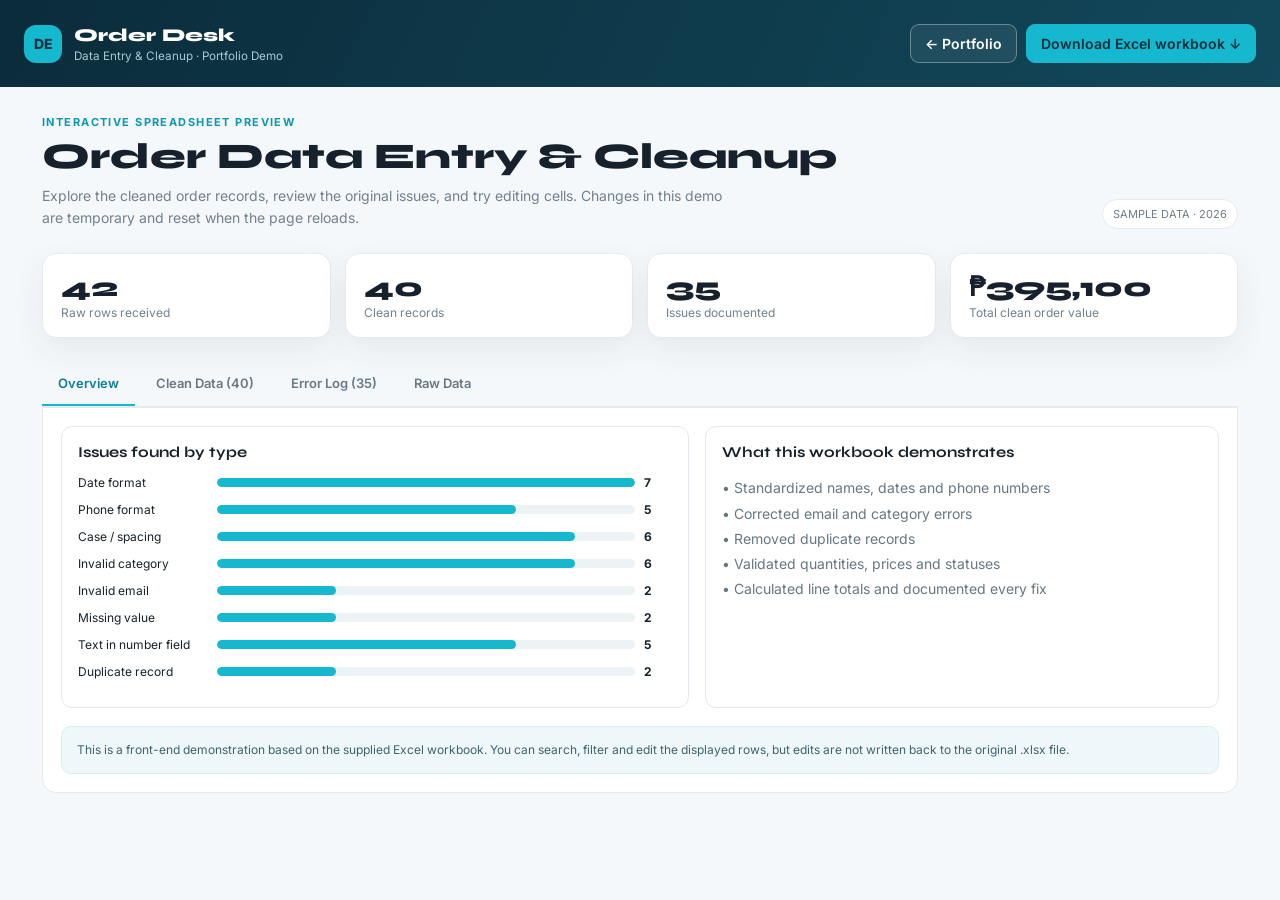
<file: assets/dataentry.html>
<!DOCTYPE html>
<html lang="en"><head><meta charset="UTF-8"><meta name="viewport" content="width=device-width, initial-scale=1"><title>Order Data Entry & Cleanup | Live Demo</title>
<link rel="preconnect" href="https://fonts.googleapis.com"><link href="https://fonts.googleapis.com/css2?family=Inter:wght@400;500;600;700&family=Syne:wght@700;800&display=swap" rel="stylesheet">
<style>
:root{--navy:#0b2c3a;--navy2:#103d4d;--cyan:#16b8d0;--ink:#17212b;--muted:#71808e;--line:#e4eaf0;--bg:#f5f8fb;--white:#fff;--green:#16845b;--amber:#a86b12;--red:#bd4545;--shadow:0 12px 32px #082b3a12}*{box-sizing:border-box}body{margin:0;background:var(--bg);color:var(--ink);font:14px Inter,system-ui,sans-serif}.top{background:linear-gradient(115deg,var(--navy),#12485b);color:white;padding:24px max(24px,calc((100% - 1240px)/2));display:flex;align-items:center;justify-content:space-between;gap:18px}.brand{display:flex;align-items:center;gap:12px}.logo{width:38px;height:38px;border-radius:12px;background:var(--cyan);display:grid;place-items:center;font-weight:800;color:#063341}.brand strong{font:800 18px Syne}.brand small{display:block;color:#a8cbd4;margin-top:3px}.top-actions{display:flex;gap:9px;flex-wrap:wrap}.btn{border:1px solid #ffffff55;background:#ffffff12;color:white;text-decoration:none;border-radius:9px;padding:10px 14px;font-weight:600;cursor:pointer}.btn.primary{background:var(--cyan);border-color:var(--cyan);color:#062f3b}.wrap{max-width:1240px;margin:28px auto;padding:0 22px 50px}.intro{display:flex;justify-content:space-between;align-items:end;gap:20px;margin:24px 0}.eyebrow{color:#0899b2;font-weight:700;font-size:11px;letter-spacing:.13em;text-transform:uppercase}.intro h1{font:800 clamp(25px,4vw,36px)/1.1 Syne;margin:8px 0}.intro p{color:var(--muted);margin:0;max-width:690px;line-height:1.6}.sample{font-size:11px;color:#6c7d88;border:1px solid var(--line);border-radius:20px;padding:7px 10px;white-space:nowrap;background:white}.stats{display:grid;grid-template-columns:repeat(4,1fr);gap:14px;margin:22px 0}.stat,.panel{background:white;border:1px solid var(--line);border-radius:14px;box-shadow:var(--shadow)}.stat{padding:17px 18px}.stat b{font:800 27px Syne;display:block}.stat span{color:var(--muted);font-size:12px}.tabs{display:flex;gap:5px;border-bottom:1px solid var(--line);margin:24px 0 0;overflow:auto}.tab{border:0;background:transparent;padding:13px 16px;color:#687985;font:600 13px Inter;cursor:pointer;white-space:nowrap;border-bottom:2px solid transparent}.tab.active{color:#087f96;border-color:var(--cyan)}.panel{border-radius:0 0 14px 14px;padding:18px;box-shadow:none}.toolbar{display:flex;justify-content:space-between;gap:12px;align-items:center;flex-wrap:wrap;margin-bottom:14px}.tools{display:flex;gap:8px;flex-wrap:wrap}.search,select{height:38px;border:1px solid var(--line);border-radius:8px;padding:0 11px;background:white;color:var(--ink);font:13px Inter}.search{min-width:min(280px,70vw)}.smallbtn{border:1px solid var(--line);background:white;border-radius:8px;padding:9px 12px;color:#344653;font-weight:600;cursor:pointer}.smallbtn:hover{border-color:#70cbd8}.table-wrap{overflow:auto;border:1px solid var(--line);border-radius:10px}table{border-collapse:collapse;width:100%;min-width:980px;font-size:12px}th{position:sticky;top:0;background:#f0f5f8;color:#52636e;text-align:left;font-size:11px;text-transform:uppercase;letter-spacing:.04em;padding:12px 11px;white-space:nowrap}td{padding:10px 11px;border-top:1px solid #edf1f4;white-space:nowrap}tbody tr:hover{background:#f7fbfc}td[contenteditable=true]{outline:none;cursor:text}td[contenteditable=true]:focus{background:#e9faff;box-shadow:inset 0 0 0 1px var(--cyan)}.id{font-weight:700;color:#087f96}.money{font-variant-numeric:tabular-nums}.pill{display:inline-block;border-radius:20px;padding:4px 8px;font-size:10px;font-weight:700;background:#e9f5f7;color:#18798a}.pill.delivered{background:#e8f6ef;color:var(--green)}.pill.pending{background:#fff4df;color:var(--amber)}.pill.cancelled{background:#fceaea;color:var(--red)}.ok{color:var(--green);font-weight:700}.issue{color:var(--amber);font-weight:700}.foot{display:flex;justify-content:space-between;align-items:center;color:var(--muted);font-size:12px;margin-top:12px;gap:10px;flex-wrap:wrap}.hidden{display:none}.dashgrid{display:grid;grid-template-columns:1.1fr .9fr;gap:16px}.dashbox{border:1px solid var(--line);border-radius:11px;padding:16px}.dashbox h3{font:700 15px Syne;margin:0 0 14px}.bar{display:grid;grid-template-columns:130px 1fr 28px;gap:9px;align-items:center;margin:12px 0;font-size:12px}.track{height:9px;background:#edf2f5;border-radius:8px;overflow:hidden}.fill{height:100%;background:var(--cyan);border-radius:8px}.note{margin-top:18px;padding:13px 15px;background:#eef8fa;border:1px solid #d6eff3;border-radius:10px;color:#42636c;font-size:12px;line-height:1.6}.empty{text-align:center;padding:30px;color:var(--muted)}@media(max-width:760px){.top{align-items:flex-start;flex-direction:column}.stats{grid-template-columns:repeat(2,1fr)}.intro{align-items:flex-start;flex-direction:column}.dashgrid{grid-template-columns:1fr}.panel{padding:12px}.stat b{font-size:23px}}@media(max-width:420px){.stats{gap:8px}.stat{padding:13px}.stat b{font-size:20px}}
</style></head><body>
<header class="top"><div class="brand"><div class="logo">DE</div><div><strong>Order Desk</strong><small>Data Entry & Cleanup · Portfolio Demo</small></div></div><div class="top-actions"><a class="btn" href="../index.html#projects">← Portfolio</a><a class="btn primary" href="Data_Entry_Project.xlsx" download>Download Excel workbook ↓</a></div></header>
<main class="wrap"><section class="intro"><div><div class="eyebrow">Interactive spreadsheet preview</div><h1>Order Data Entry & Cleanup</h1><p>Explore the cleaned order records, review the original issues, and try editing cells. Changes in this demo are temporary and reset when the page reloads.</p></div><span class="sample">SAMPLE DATA · 2026</span></section>
<section class="stats"><div class="stat"><b>42</b><span>Raw rows received</span></div><div class="stat"><b>40</b><span>Clean records</span></div><div class="stat"><b>35</b><span>Issues documented</span></div><div class="stat"><b>₱395,100</b><span>Total clean order value</span></div></section>
<div class="tabs"><button class="tab active" data-tab="dashboard">Overview</button><button class="tab" data-tab="clean">Clean Data <span id="cleanCount"></span></button><button class="tab" data-tab="errors">Error Log <span id="errorCount"></span></button><button class="tab" data-tab="raw">Raw Data</button></div>
<section class="panel" id="dashboard"><div class="dashgrid"><div class="dashbox"><h3>Issues found by type</h3><div id="issueBars"></div></div><div class="dashbox"><h3>What this workbook demonstrates</h3><p style="color:#667783;line-height:1.8;margin:0">• Standardized names, dates and phone numbers<br>• Corrected email and category errors<br>• Removed duplicate records<br>• Validated quantities, prices and statuses<br>• Calculated line totals and documented every fix</p></div></div><div class="note">This is a front-end demonstration based on the supplied Excel workbook. You can search, filter and edit the displayed rows, but edits are not written back to the original .xlsx file.</div></section>
<section class="panel hidden" id="clean"><div class="toolbar"><div class="tools"><input class="search" id="cleanSearch" placeholder="Search order, customer, email or product…"><select id="statusFilter"><option value="">All statuses</option><option>Delivered</option><option>Pending</option><option>Cancelled</option></select><select id="regionFilter"><option value="">All regions</option><option>North</option><option>South</option><option>East</option><option>West</option></select></div><button class="smallbtn" id="resetClean">Reset demo edits</button></div><div class="table-wrap"><table><thead><tr><th>Order ID</th><th>Customer</th><th>Email</th><th>Phone</th><th>Date</th><th>Region</th><th>Product</th><th>Qty</th><th>Unit Price</th><th>Status</th><th>Line Total</th><th>Email</th></tr></thead><tbody id="cleanBody"></tbody></table></div><div class="foot"><span id="cleanInfo">—</span><span>Tip: click a customer, email, phone, quantity or status cell to edit.</span></div></section>
<section class="panel hidden" id="errors"><div class="toolbar"><input class="search" id="errorSearch" placeholder="Search error type, order ID or field…"><span class="sample">35 documented corrections</span></div><div class="table-wrap"><table style="min-width:850px"><thead><tr><th>#</th><th>Order ID</th><th>Error Type</th><th>Field</th><th>Original Value</th><th>Corrected Value</th><th>Fix Applied</th></tr></thead><tbody id="errorBody"></tbody></table></div><div class="foot"><span id="errorInfo"></span></div></section>
<section class="panel hidden" id="raw"><div class="toolbar"><input class="search" id="rawSearch" placeholder="Search original order records…"><span class="sample">Before cleanup · 42 rows</span></div><div class="table-wrap"><table style="min-width:900px"><thead><tr><th>Order ID</th><th>Customer</th><th>Email</th><th>Phone</th><th>Order Date</th><th>Region</th><th>Product</th><th>Qty</th><th>Unit Price</th><th>Status</th></tr></thead><tbody id="rawBody"></tbody></table></div><div class="foot"><span id="rawInfo"></span></div></section>
</main><script>
const DATA={"clean": [{"Order ID": "ORD-1001", "Customer Name": "Maria Santos", "Email": "maria.santos@example.com", "Phone": "+63 960 766 1791", "Order Date": "2026-10-10", "Region": "North", "Product": "Webcam HD", "Qty": 2, "Unit Price (PHP)": 1850, "Status": "Delivered", "Line Total (PHP)": 3700, "Email Check": "OK"}, {"Order ID": "ORD-1002", "Customer Name": "Jose Reyes", "Email": "jose.reyes@example.com", "Phone": "+63 937 138 2408", "Order Date": "2026-11-02", "Region": "West", "Product": "Wireless Mouse", "Qty": 7, "Unit Price (PHP)": 650, "Status": "Delivered", "Line Total (PHP)": 4550, "Email Check": "OK"}, {"Order ID": "ORD-1003", "Customer Name": "Ana Cruz", "Email": "ana.cruz@example.com", "Phone": "+63 964 160 3028", "Order Date": "2026-11-05", "Region": "South", "Product": "Mechanical Keyboard", "Qty": 1, "Unit Price (PHP)": 2400, "Status": "Delivered", "Line Total (PHP)": 2400, "Email Check": "OK"}, {"Order ID": "ORD-1004", "Customer Name": "Miguel Garcia", "Email": "miguel.garcia@example.com", "Phone": "+63 938 147 3181", "Order Date": "2026-10-04", "Region": "East", "Product": "Desk Lamp", "Qty": 7, "Unit Price (PHP)": 720, "Status": "Delivered", "Line Total (PHP)": 5040, "Email Check": "OK"}, {"Order ID": "ORD-1005", "Customer Name": "Sofia Mendoza", "Email": "sofia.mendoza@example.com", "Phone": "+63 949 673 3961", "Order Date": "2026-11-06", "Region": "North", "Product": "Mechanical Keyboard", "Qty": 4, "Unit Price (PHP)": 2400, "Status": "Delivered", "Line Total (PHP)": 9600, "Email Check": "OK"}, {"Order ID": "ORD-1006", "Customer Name": "Carlo Torres", "Email": "carlo.torres@example.com", "Phone": "+63 917 733 4374", "Order Date": "2026-11-06", "Region": "West", "Product": "Mechanical Keyboard", "Qty": 7, "Unit Price (PHP)": 2400, "Status": "Pending", "Line Total (PHP)": 16800, "Email Check": "OK"}, {"Order ID": "ORD-1007", "Customer Name": "Isabel Flores", "Email": "isabel.flores@example.com", "Phone": "+63 968 470 5911", "Order Date": "2026-11-07", "Region": "South", "Product": "Notebook Pack", "Qty": 3, "Unit Price (PHP)": 350, "Status": "Pending", "Line Total (PHP)": 1050, "Email Check": "OK"}, {"Order ID": "ORD-1008", "Customer Name": "Rafael Ramos", "Email": "rafael.ramos@example.com", "Phone": "+63 983 407 9604", "Order Date": "2026-10-06", "Region": "West", "Product": "Laptop Stand", "Qty": 6, "Unit Price (PHP)": 980, "Status": "Pending", "Line Total (PHP)": 5880, "Email Check": "OK"}, {"Order ID": "ORD-1009", "Customer Name": "Bianca Bautista", "Email": "bianca.bautista@example.com", "Phone": "+63 919 220 9387", "Order Date": "2026-11-08", "Region": "West", "Product": "27in Monitor", "Qty": 3, "Unit Price (PHP)": 9800, "Status": "Pending", "Line Total (PHP)": 29400, "Email Check": "OK"}, {"Order ID": "ORD-1010", "Customer Name": "Paolo Aquino", "Email": "paolo.aquino@example.com", "Phone": "+63 963 140 2271", "Order Date": "2026-11-01", "Region": "East", "Product": "USB-C Hub", "Qty": 6, "Unit Price (PHP)": 1450, "Status": "Pending", "Line Total (PHP)": 8700, "Email Check": "OK"}, {"Order ID": "ORD-1011", "Customer Name": "Camille Castillo", "Email": "camille.castillo@example.com", "Phone": "+63 968 170 2533", "Order Date": "2026-11-07", "Region": "East", "Product": "Notebook Pack", "Qty": 8, "Unit Price (PHP)": 350, "Status": "Pending", "Line Total (PHP)": 2800, "Email Check": "OK"}, {"Order ID": "ORD-1012", "Customer Name": "Luis Villanueva", "Email": "luis.villanueva@example.com", "Phone": "+63 999 417 8301", "Order Date": "2026-10-04", "Region": "East", "Product": "Mechanical Keyboard", "Qty": 7, "Unit Price (PHP)": 2400, "Status": "Pending", "Line Total (PHP)": 16800, "Email Check": "OK"}, {"Order ID": "ORD-1013", "Customer Name": "Andrea Navarro", "Email": "andrea.navarro@example.com", "Phone": "+63 969 463 3753", "Order Date": "2026-10-02", "Region": "North", "Product": "Webcam HD", "Qty": 8, "Unit Price (PHP)": 1850, "Status": "Delivered", "Line Total (PHP)": 14800, "Email Check": "OK"}, {"Order ID": "ORD-1014", "Customer Name": "Marco Dizon", "Email": "marco.dizon@example.com", "Phone": "+63 941 507 7405", "Order Date": "2026-10-09", "Region": "West", "Product": "27in Monitor", "Qty": 2, "Unit Price (PHP)": 9800, "Status": "Delivered", "Line Total (PHP)": 19600, "Email Check": "OK"}, {"Order ID": "ORD-1015", "Customer Name": "Patricia Soriano", "Email": "patricia.soriano@example.com", "Phone": "+63 945 240 8053", "Order Date": "2026-11-05", "Region": "East", "Product": "Desk Lamp", "Qty": 7, "Unit Price (PHP)": 720, "Status": "Cancelled", "Line Total (PHP)": 5040, "Email Check": "OK"}, {"Order ID": "ORD-1016", "Customer Name": "Diego Pascual", "Email": "diego.pascual@example.com", "Phone": "+63 929 184 3887", "Order Date": "2026-10-15", "Region": "South", "Product": "Desk Lamp", "Qty": 4, "Unit Price (PHP)": 720, "Status": "Pending", "Line Total (PHP)": 2880, "Email Check": "OK"}, {"Order ID": "ORD-1017", "Customer Name": "Angela Domingo", "Email": "angela.domingo@example.com", "Phone": "+63 985 286 5304", "Order Date": "2026-11-01", "Region": "East", "Product": "Wireless Mouse", "Qty": 1, "Unit Price (PHP)": 650, "Status": "Delivered", "Line Total (PHP)": 650, "Email Check": "OK"}, {"Order ID": "ORD-1018", "Customer Name": "Gabriel Lim", "Email": "gabriel.lim@example.com", "Phone": "+63 982 426 3056", "Order Date": "2026-11-09", "Region": "North", "Product": "Webcam HD", "Qty": 8, "Unit Price (PHP)": 1850, "Status": "Pending", "Line Total (PHP)": 14800, "Email Check": "OK"}, {"Order ID": "ORD-1019", "Customer Name": "Nicole Tan", "Email": "nicole.tan@example.com", "Phone": "+63 961 503 2696", "Order Date": "2026-10-26", "Region": "West", "Product": "Desk Lamp", "Qty": 7, "Unit Price (PHP)": 720, "Status": "Delivered", "Line Total (PHP)": 5040, "Email Check": "OK"}, {"Order ID": "ORD-1020", "Customer Name": "Joshua Gonzales", "Email": "joshua.gonzales@example.com", "Phone": "+63 966 266 2801", "Order Date": "2026-10-14", "Region": "East", "Product": "Mechanical Keyboard", "Qty": 1, "Unit Price (PHP)": 2400, "Status": "Delivered", "Line Total (PHP)": 2400, "Email Check": "OK"}, {"Order ID": "ORD-1021", "Customer Name": "Trisha Aguilar", "Email": "trisha.aguilar@example.com", "Phone": "+63 922 472 1417", "Order Date": "2026-11-04", "Region": "North", "Product": "USB-C Hub", "Qty": 4, "Unit Price (PHP)": 1450, "Status": "Pending", "Line Total (PHP)": 5800, "Email Check": "OK"}, {"Order ID": "ORD-1022", "Customer Name": "Daniel Perez", "Email": "daniel.perez@example.com", "Phone": "+63 942 455 6966", "Order Date": "2026-11-10", "Region": "West", "Product": "USB-C Hub", "Qty": 2, "Unit Price (PHP)": 1450, "Status": "Delivered", "Line Total (PHP)": 2900, "Email Check": "OK"}, {"Order ID": "ORD-1023", "Customer Name": "Kristine Valdez", "Email": "kristine.valdez@example.com", "Phone": "+63 971 595 6109", "Order Date": "2026-10-30", "Region": "North", "Product": "Notebook Pack", "Qty": 3, "Unit Price (PHP)": 350, "Status": "Delivered", "Line Total (PHP)": 1050, "Email Check": "OK"}, {"Order ID": "ORD-1024", "Customer Name": "Adrian Salazar", "Email": "adrian.salazar@example.com", "Phone": "+63 971 948 3645", "Order Date": "2026-10-17", "Region": "North", "Product": "Webcam HD", "Qty": 4, "Unit Price (PHP)": 1850, "Status": "Cancelled", "Line Total (PHP)": 7400, "Email Check": "OK"}, {"Order ID": "ORD-1025", "Customer Name": "Bea Mercado", "Email": "bea.mercado@example.com", "Phone": "+63 998 656 1443", "Order Date": "2026-10-10", "Region": "East", "Product": "Webcam HD", "Qty": 2, "Unit Price (PHP)": 1850, "Status": "Pending", "Line Total (PHP)": 3700, "Email Check": "OK"}, {"Order ID": "ORD-1026", "Customer Name": "Jerome Rivera", "Email": "jerome.rivera@example.com", "Phone": "+63 956 271 6827", "Order Date": "2026-11-03", "Region": "South", "Product": "27in Monitor", "Qty": 6, "Unit Price (PHP)": 9800, "Status": "Pending", "Line Total (PHP)": 58800, "Email Check": "OK"}, {"Order ID": "ORD-1027", "Customer Name": "Lara Santiago", "Email": "lara.santiago@example.com", "Phone": "+63 961 857 4714", "Order Date": "2026-10-16", "Region": "South", "Product": "Laptop Stand", "Qty": 8, "Unit Price (PHP)": 980, "Status": "Delivered", "Line Total (PHP)": 7840, "Email Check": "OK"}, {"Order ID": "ORD-1028", "Customer Name": "Vincent Del Rosario", "Email": "vincent.delrosario@example.com", "Phone": "+63 945 583 5246", "Order Date": "2026-10-02", "Region": "South", "Product": "Wireless Mouse", "Qty": 6, "Unit Price (PHP)": 650, "Status": "Delivered", "Line Total (PHP)": 3900, "Email Check": "OK"}, {"Order ID": "ORD-1029", "Customer Name": "Hannah Alvarez", "Email": "hannah.alvarez@example.com", "Phone": "+63 920 325 2673", "Order Date": "2026-10-24", "Region": "South", "Product": "Webcam HD", "Qty": 8, "Unit Price (PHP)": 1850, "Status": "Delivered", "Line Total (PHP)": 14800, "Email Check": "OK"}, {"Order ID": "ORD-1030", "Customer Name": "Ethan Manalo", "Email": "ethan.manalo@example.com", "Phone": "+63 989 724 1031", "Order Date": "2026-10-31", "Region": "West", "Product": "Laptop Stand", "Qty": 6, "Unit Price (PHP)": 980, "Status": "Pending", "Line Total (PHP)": 5880, "Email Check": "OK"}, {"Order ID": "ORD-1031", "Customer Name": "Gwen Corpuz", "Email": "gwen.corpuz@example.com", "Phone": "+63 959 901 4265", "Order Date": "2026-10-08", "Region": "West", "Product": "Mechanical Keyboard", "Qty": 3, "Unit Price (PHP)": 2400, "Status": "Delivered", "Line Total (PHP)": 7200, "Email Check": "OK"}, {"Order ID": "ORD-1032", "Customer Name": "Mark Enriquez", "Email": "mark.enriquez@example.com", "Phone": "+63 960 574 7576", "Order Date": "2026-10-06", "Region": "North", "Product": "Webcam HD", "Qty": 3, "Unit Price (PHP)": 1850, "Status": "Delivered", "Line Total (PHP)": 5550, "Email Check": "OK"}, {"Order ID": "ORD-1033", "Customer Name": "Ruth Ocampo", "Email": "ruth.ocampo@example.com", "Phone": "+63 929 704 8624", "Order Date": "2026-10-02", "Region": "South", "Product": "USB-C Hub", "Qty": 8, "Unit Price (PHP)": 1450, "Status": "Pending", "Line Total (PHP)": 11600, "Email Check": "OK"}, {"Order ID": "ORD-1034", "Customer Name": "Kevin Zamora", "Email": "kevin.zamora@example.com", "Phone": "+63 980 661 3146", "Order Date": "2026-10-10", "Region": "North", "Product": "Webcam HD", "Qty": 1, "Unit Price (PHP)": 1850, "Status": "Pending", "Line Total (PHP)": 1850, "Email Check": "OK"}, {"Order ID": "ORD-1035", "Customer Name": "Jasmine Fernandez", "Email": "jasmine.fernandez@example.com", "Phone": "+63 927 544 4191", "Order Date": "2026-11-03", "Region": "South", "Product": "Mechanical Keyboard", "Qty": 1, "Unit Price (PHP)": 2400, "Status": "Delivered", "Line Total (PHP)": 2400, "Email Check": "OK"}, {"Order ID": "ORD-1036", "Customer Name": "Nathan Velasco", "Email": "nathan.velasco@example.com", "Phone": "+63 940 882 6341", "Order Date": "2026-11-02", "Region": "East", "Product": "27in Monitor", "Qty": 7, "Unit Price (PHP)": 9800, "Status": "Pending", "Line Total (PHP)": 68600, "Email Check": "OK"}, {"Order ID": "ORD-1037", "Customer Name": "Erika Cabrera", "Email": "erika.cabrera@example.com", "Phone": "+63 968 778 9466", "Order Date": "2026-10-23", "Region": "West", "Product": "Wireless Mouse", "Qty": 3, "Unit Price (PHP)": 650, "Status": "Delivered", "Line Total (PHP)": 1950, "Email Check": "OK"}, {"Order ID": "ORD-1038", "Customer Name": "Oscar Robles", "Email": "oscar.robles@example.com", "Phone": "+63 933 723 1064", "Order Date": "2026-10-29", "Region": "South", "Product": "Wireless Mouse", "Qty": 3, "Unit Price (PHP)": 650, "Status": "Delivered", "Line Total (PHP)": 1950, "Email Check": "OK"}, {"Order ID": "ORD-1039", "Customer Name": "Frances Padilla", "Email": "frances.padilla@example.com", "Phone": "+63 917 433 9492", "Order Date": "2026-11-05", "Region": "West", "Product": "Mechanical Keyboard", "Qty": 2, "Unit Price (PHP)": 2400, "Status": "Pending", "Line Total (PHP)": 4800, "Email Check": "OK"}, {"Order ID": "ORD-1040", "Customer Name": "Leo Serrano", "Email": "leo.serrano@example.com", "Phone": "+63 934 383 1691", "Order Date": "2026-10-16", "Region": "North", "Product": "Wireless Mouse", "Qty": 8, "Unit Price (PHP)": 650, "Status": "Delivered", "Line Total (PHP)": 5200, "Email Check": "OK"}], "errors": [{"Log #": 1, "Order ID": "ORD-1001", "Error Type": "Date format", "Field": "Order Date", "Original Value": "Oct 10, 2026", "Corrected Value": "10-Oct-2026", "Fix Applied": "Converted to a true date value (dd-mmm-yyyy)"}, {"Log #": 2, "Order ID": "ORD-1002", "Error Type": "Phone format", "Field": "Phone", "Original Value": "09371382408", "Corrected Value": "+63 937 138 2408", "Fix Applied": "Standardised to +63 9XX XXX XXXX"}, {"Log #": 3, "Order ID": "ORD-1003", "Error Type": "Case / spacing", "Field": "Customer Name", "Original Value": "  ana cruz", "Corrected Value": "Ana Cruz", "Fix Applied": "Trimmed spaces, applied proper case"}, {"Log #": 4, "Order ID": "ORD-1004", "Error Type": "Invalid category", "Field": "Region", "Original Value": "E", "Corrected Value": "East", "Fix Applied": "Mapped to approved region list"}, {"Log #": 5, "Order ID": "ORD-1005", "Error Type": "Invalid email", "Field": "Email", "Original Value": "sofia.mendozaexample.com", "Corrected Value": "sofia.mendoza@example.com", "Fix Applied": "Restored missing @ after checking source form"}, {"Log #": 6, "Order ID": "ORD-1006", "Error Type": "Date format", "Field": "Order Date", "Original Value": "2026/11/06", "Corrected Value": "06-Nov-2026", "Fix Applied": "Converted to a true date value (dd-mmm-yyyy)"}, {"Log #": 7, "Order ID": "ORD-1007", "Error Type": "Missing value", "Field": "Qty", "Original Value": "(blank)", "Corrected Value": 3, "Fix Applied": "Looked up quantity on the original order form"}, {"Log #": 8, "Order ID": "ORD-1008", "Error Type": "Case / spacing", "Field": "Customer Name", "Original Value": "RAFAEL RAMOS ", "Corrected Value": "Rafael Ramos", "Fix Applied": "Trimmed spaces, applied proper case"}, {"Log #": 9, "Order ID": "ORD-1009", "Error Type": "Text in number field", "Field": "Unit Price", "Original Value": "PHP 9,800", "Corrected Value": 9800, "Fix Applied": "Removed currency text, stored as number"}, {"Log #": 10, "Order ID": "ORD-1010", "Error Type": "Phone format", "Field": "Phone", "Original Value": "963-140-2271", "Corrected Value": "+63 963 140 2271", "Fix Applied": "Standardised to +63 9XX XXX XXXX"}, {"Log #": 11, "Order ID": "ORD-1011", "Error Type": "Invalid category", "Field": "Status", "Original Value": "pending ", "Corrected Value": "Pending", "Fix Applied": "Mapped to approved status list"}, {"Log #": 12, "Order ID": "ORD-1012", "Error Type": "Invalid email", "Field": "Email", "Original Value": "luis.villanueva@example.con", "Corrected Value": "luis.villanueva@example.com", "Fix Applied": "Fixed domain typo"}, {"Log #": 13, "Order ID": "ORD-1013", "Error Type": "Date format", "Field": "Order Date", "Original Value": "02-10-2026", "Corrected Value": "02-Oct-2026", "Fix Applied": "Converted to a true date value (dd-mmm-yyyy)"}, {"Log #": 14, "Order ID": "ORD-1014", "Error Type": "Case / spacing", "Field": "Customer Name", "Original Value": "marco dizon", "Corrected Value": "Marco Dizon", "Fix Applied": "Trimmed spaces, applied proper case"}, {"Log #": 15, "Order ID": "ORD-1015", "Error Type": "Duplicate record", "Field": "Entire row", "Original Value": "Row entered twice", "Corrected Value": "1 row kept", "Fix Applied": "Removed second occurrence"}, {"Log #": 16, "Order ID": "ORD-1016", "Error Type": "Invalid category", "Field": "Region", "Original Value": "south", "Corrected Value": "South", "Fix Applied": "Mapped to approved region list"}, {"Log #": 17, "Order ID": "ORD-1018", "Error Type": "Phone format", "Field": "Phone", "Original Value": "(0982) 426 3056", "Corrected Value": "+63 982 426 3056", "Fix Applied": "Standardised to +63 9XX XXX XXXX"}, {"Log #": 18, "Order ID": "ORD-1019", "Error Type": "Text in number field", "Field": "Unit Price", "Original Value": "PHP 720", "Corrected Value": 720, "Fix Applied": "Removed currency text, stored as number"}, {"Log #": 19, "Order ID": "ORD-1020", "Error Type": "Date format", "Field": "Order Date", "Original Value": "Oct 14, 2026", "Corrected Value": "14-Oct-2026", "Fix Applied": "Converted to a true date value (dd-mmm-yyyy)"}, {"Log #": 20, "Order ID": "ORD-1021", "Error Type": "Text in number field", "Field": "Qty", "Original Value": "4 pcs", "Corrected Value": 4, "Fix Applied": "Removed unit text, stored as number"}, {"Log #": 21, "Order ID": "ORD-1022", "Error Type": "Case / spacing", "Field": "Customer Name", "Original Value": "  DANIEL PEREZ", "Corrected Value": "Daniel Perez", "Fix Applied": "Trimmed spaces, applied proper case"}, {"Log #": 22, "Order ID": "ORD-1023", "Error Type": "Invalid category", "Field": "Region", "Original Value": "Nor.", "Corrected Value": "North", "Fix Applied": "Mapped to approved region list"}, {"Log #": 23, "Order ID": "ORD-1025", "Error Type": "Invalid category", "Field": "Status", "Original Value": "Pendng", "Corrected Value": "Pending", "Fix Applied": "Mapped to approved status list"}, {"Log #": 24, "Order ID": "ORD-1026", "Error Type": "Case / spacing", "Field": "Email", "Original Value": " JEROME.RIVERA@EXAMPLE.COM", "Corrected Value": "jerome.rivera@example.com", "Fix Applied": "Trimmed and lower-cased"}, {"Log #": 25, "Order ID": "ORD-1027", "Error Type": "Date format", "Field": "Order Date", "Original Value": "2026/10/16", "Corrected Value": "16-Oct-2026", "Fix Applied": "Converted to a true date value (dd-mmm-yyyy)"}, {"Log #": 26, "Order ID": "ORD-1028", "Error Type": "Duplicate record", "Field": "Entire row", "Original Value": "Row entered twice", "Corrected Value": "1 row kept", "Fix Applied": "Removed second occurrence"}, {"Log #": 27, "Order ID": "ORD-1029", "Error Type": "Phone format", "Field": "Phone", "Original Value": "639203252673", "Corrected Value": "+63 920 325 2673", "Fix Applied": "Standardised to +63 9XX XXX XXXX"}, {"Log #": 28, "Order ID": "ORD-1030", "Error Type": "Missing value", "Field": "Qty", "Original Value": "(blank)", "Corrected Value": 6, "Fix Applied": "Looked up quantity on the original order form"}, {"Log #": 29, "Order ID": "ORD-1031", "Error Type": "Case / spacing", "Field": "Customer Name", "Original Value": "gwen  corpuz", "Corrected Value": "Gwen Corpuz", "Fix Applied": "Trimmed spaces, applied proper case"}, {"Log #": 30, "Order ID": "ORD-1032", "Error Type": "Text in number field", "Field": "Unit Price", "Original Value": "PHP 1,850", "Corrected Value": 1850, "Fix Applied": "Removed currency text, stored as number"}, {"Log #": 31, "Order ID": "ORD-1034", "Error Type": "Date format", "Field": "Order Date", "Original Value": "10-10-2026", "Corrected Value": "10-Oct-2026", "Fix Applied": "Converted to a true date value (dd-mmm-yyyy)"}, {"Log #": 32, "Order ID": "ORD-1036", "Error Type": "Phone format", "Field": "Phone", "Original Value": "0940.882.6341", "Corrected Value": "+63 940 882 6341", "Fix Applied": "Standardised to +63 9XX XXX XXXX"}, {"Log #": 33, "Order ID": "ORD-1037", "Error Type": "Invalid category", "Field": "Region", "Original Value": "WEST ", "Corrected Value": "West", "Fix Applied": "Mapped to approved region list"}, {"Log #": 34, "Order ID": "ORD-1038", "Error Type": "Text in number field", "Field": "Qty", "Original Value": "3 pcs", "Corrected Value": 3, "Fix Applied": "Removed unit text, stored as number"}, {"Log #": 35, "Order ID": "ORD-1039", "Error Type": "Date format", "Field": "Order Date", "Original Value": "Nov 05, 2026", "Corrected Value": "05-Nov-2026", "Fix Applied": "Converted to a true date value (dd-mmm-yyyy)"}], "raw": [{"Order ID": "ORD-1001", "Customer Name": "Maria Santos", "Email": "maria.santos@example.com", "Phone": "+63 960 766 1791", "Order Date": "Oct 10, 2026", "Region": "North", "Product": "Webcam HD", "Qty": 2, "Unit Price": 1850, "Status": "Delivered"}, {"Order ID": "ORD-1002", "Customer Name": "Jose Reyes", "Email": "jose.reyes@example.com", "Phone": "09371382408", "Order Date": "2026-11-02", "Region": "West", "Product": "Wireless Mouse", "Qty": 7, "Unit Price": 650, "Status": "Delivered"}, {"Order ID": "ORD-1003", "Customer Name": "  ana cruz", "Email": "ana.cruz@example.com", "Phone": "+63 964 160 3028", "Order Date": "2026-11-05", "Region": "South", "Product": "Mechanical Keyboard", "Qty": 1, "Unit Price": 2400, "Status": "Delivered"}, {"Order ID": "ORD-1004", "Customer Name": "Miguel Garcia", "Email": "miguel.garcia@example.com", "Phone": "+63 938 147 3181", "Order Date": "2026-10-04", "Region": "E", "Product": "Desk Lamp", "Qty": 7, "Unit Price": 720, "Status": "Delivered"}, {"Order ID": "ORD-1005", "Customer Name": "Sofia Mendoza", "Email": "sofia.mendozaexample.com", "Phone": "+63 949 673 3961", "Order Date": "2026-11-06", "Region": "North", "Product": "Mechanical Keyboard", "Qty": 4, "Unit Price": 2400, "Status": "Delivered"}, {"Order ID": "ORD-1006", "Customer Name": "Carlo Torres", "Email": "carlo.torres@example.com", "Phone": "+63 917 733 4374", "Order Date": "2026/11/06", "Region": "West", "Product": "Mechanical Keyboard", "Qty": 7, "Unit Price": 2400, "Status": "Pending"}, {"Order ID": "ORD-1007", "Customer Name": "Isabel Flores", "Email": "isabel.flores@example.com", "Phone": "+63 968 470 5911", "Order Date": "2026-11-07", "Region": "South", "Product": "Notebook Pack", "Qty": null, "Unit Price": 350, "Status": "Pending"}, {"Order ID": "ORD-1008", "Customer Name": "RAFAEL RAMOS ", "Email": "rafael.ramos@example.com", "Phone": "+63 983 407 9604", "Order Date": "2026-10-06", "Region": "West", "Product": "Laptop Stand", "Qty": 6, "Unit Price": 980, "Status": "Pending"}, {"Order ID": "ORD-1009", "Customer Name": "Bianca Bautista", "Email": "bianca.bautista@example.com", "Phone": "+63 919 220 9387", "Order Date": "2026-11-08", "Region": "West", "Product": "27in Monitor", "Qty": 3, "Unit Price": "PHP 9,800", "Status": "Pending"}, {"Order ID": "ORD-1010", "Customer Name": "Paolo Aquino", "Email": "paolo.aquino@example.com", "Phone": "963-140-2271", "Order Date": "2026-11-01", "Region": "East", "Product": "USB-C Hub", "Qty": 6, "Unit Price": 1450, "Status": "Pending"}, {"Order ID": "ORD-1011", "Customer Name": "Camille Castillo", "Email": "camille.castillo@example.com", "Phone": "+63 968 170 2533", "Order Date": "2026-11-07", "Region": "East", "Product": "Notebook Pack", "Qty": 8, "Unit Price": 350, "Status": "pending "}, {"Order ID": "ORD-1012", "Customer Name": "Luis Villanueva", "Email": "luis.villanueva@example.con", "Phone": "+63 999 417 8301", "Order Date": "2026-10-04", "Region": "East", "Product": "Mechanical Keyboard", "Qty": 7, "Unit Price": 2400, "Status": "Pending"}, {"Order ID": "ORD-1013", "Customer Name": "Andrea Navarro", "Email": "andrea.navarro@example.com", "Phone": "+63 969 463 3753", "Order Date": "02-10-2026", "Region": "North", "Product": "Webcam HD", "Qty": 8, "Unit Price": 1850, "Status": "Delivered"}, {"Order ID": "ORD-1014", "Customer Name": "marco dizon", "Email": "marco.dizon@example.com", "Phone": "+63 941 507 7405", "Order Date": "2026-10-09", "Region": "West", "Product": "27in Monitor", "Qty": 2, "Unit Price": 9800, "Status": "Delivered"}, {"Order ID": "ORD-1015", "Customer Name": "Patricia Soriano", "Email": "patricia.soriano@example.com", "Phone": "+63 945 240 8053", "Order Date": "2026-11-05", "Region": "East", "Product": "Desk Lamp", "Qty": 7, "Unit Price": 720, "Status": "Cancelled"}, {"Order ID": "ORD-1015", "Customer Name": "Patricia Soriano", "Email": "patricia.soriano@example.com", "Phone": "+63 945 240 8053", "Order Date": "2026-11-05", "Region": "East", "Product": "Desk Lamp", "Qty": 7, "Unit Price": 720, "Status": "Cancelled"}, {"Order ID": "ORD-1016", "Customer Name": "Diego Pascual", "Email": "diego.pascual@example.com", "Phone": "+63 929 184 3887", "Order Date": "2026-10-15", "Region": "south", "Product": "Desk Lamp", "Qty": 4, "Unit Price": 720, "Status": "Pending"}, {"Order ID": "ORD-1017", "Customer Name": "Angela Domingo", "Email": "angela.domingo@example.com", "Phone": "+63 985 286 5304", "Order Date": "2026-11-01", "Region": "East", "Product": "Wireless Mouse", "Qty": 1, "Unit Price": 650, "Status": "Delivered"}, {"Order ID": "ORD-1018", "Customer Name": "Gabriel Lim", "Email": "gabriel.lim@example.com", "Phone": "(0982) 426 3056", "Order Date": "2026-11-09", "Region": "North", "Product": "Webcam HD", "Qty": 8, "Unit Price": 1850, "Status": "Pending"}, {"Order ID": "ORD-1019", "Customer Name": "Nicole Tan", "Email": "nicole.tan@example.com", "Phone": "+63 961 503 2696", "Order Date": "2026-10-26", "Region": "West", "Product": "Desk Lamp", "Qty": 7, "Unit Price": "PHP 720", "Status": "Delivered"}, {"Order ID": "ORD-1020", "Customer Name": "Joshua Gonzales", "Email": "joshua.gonzales@example.com", "Phone": "+63 966 266 2801", "Order Date": "Oct 14, 2026", "Region": "East", "Product": "Mechanical Keyboard", "Qty": 1, "Unit Price": 2400, "Status": "Delivered"}, {"Order ID": "ORD-1021", "Customer Name": "Trisha Aguilar", "Email": "trisha.aguilar@example.com", "Phone": "+63 922 472 1417", "Order Date": "2026-11-04", "Region": "North", "Product": "USB-C Hub", "Qty": "4 pcs", "Unit Price": 1450, "Status": "Pending"}, {"Order ID": "ORD-1022", "Customer Name": "  DANIEL PEREZ", "Email": "daniel.perez@example.com", "Phone": "+63 942 455 6966", "Order Date": "2026-11-10", "Region": "West", "Product": "USB-C Hub", "Qty": 2, "Unit Price": 1450, "Status": "Delivered"}, {"Order ID": "ORD-1023", "Customer Name": "Kristine Valdez", "Email": "kristine.valdez@example.com", "Phone": "+63 971 595 6109", "Order Date": "2026-10-30", "Region": "Nor.", "Product": "Notebook Pack", "Qty": 3, "Unit Price": 350, "Status": "Delivered"}, {"Order ID": "ORD-1024", "Customer Name": "Adrian Salazar", "Email": "adrian.salazar@example.com", "Phone": "+63 971 948 3645", "Order Date": "2026-10-17", "Region": "North", "Product": "Webcam HD", "Qty": 4, "Unit Price": 1850, "Status": "Cancelled"}, {"Order ID": "ORD-1025", "Customer Name": "Bea Mercado", "Email": "bea.mercado@example.com", "Phone": "+63 998 656 1443", "Order Date": "2026-10-10", "Region": "East", "Product": "Webcam HD", "Qty": 2, "Unit Price": 1850, "Status": "Pendng"}, {"Order ID": "ORD-1026", "Customer Name": "Jerome Rivera", "Email": " JEROME.RIVERA@EXAMPLE.COM", "Phone": "+63 956 271 6827", "Order Date": "2026-11-03", "Region": "South", "Product": "27in Monitor", "Qty": 6, "Unit Price": 9800, "Status": "Pending"}, {"Order ID": "ORD-1027", "Customer Name": "Lara Santiago", "Email": "lara.santiago@example.com", "Phone": "+63 961 857 4714", "Order Date": "2026/10/16", "Region": "South", "Product": "Laptop Stand", "Qty": 8, "Unit Price": 980, "Status": "Delivered"}, {"Order ID": "ORD-1028", "Customer Name": "Vincent Del Rosario", "Email": "vincent.delrosario@example.com", "Phone": "+63 945 583 5246", "Order Date": "2026-10-02", "Region": "South", "Product": "Wireless Mouse", "Qty": 6, "Unit Price": 650, "Status": "Delivered"}, {"Order ID": "ORD-1028", "Customer Name": "Vincent Del Rosario", "Email": "vincent.delrosario@example.com", "Phone": "+63 945 583 5246", "Order Date": "2026-10-02", "Region": "South", "Product": "Wireless Mouse", "Qty": 6, "Unit Price": 650, "Status": "Delivered"}, {"Order ID": "ORD-1029", "Customer Name": "Hannah Alvarez", "Email": "hannah.alvarez@example.com", "Phone": "639203252673", "Order Date": "2026-10-24", "Region": "South", "Product": "Webcam HD", "Qty": 8, "Unit Price": 1850, "Status": "Delivered"}, {"Order ID": "ORD-1030", "Customer Name": "Ethan Manalo", "Email": "ethan.manalo@example.com", "Phone": "+63 989 724 1031", "Order Date": "2026-10-31", "Region": "West", "Product": "Laptop Stand", "Qty": null, "Unit Price": 980, "Status": "Pending"}, {"Order ID": "ORD-1031", "Customer Name": "gwen  corpuz", "Email": "gwen.corpuz@example.com", "Phone": "+63 959 901 4265", "Order Date": "2026-10-08", "Region": "West", "Product": "Mechanical Keyboard", "Qty": 3, "Unit Price": 2400, "Status": "Delivered"}, {"Order ID": "ORD-1032", "Customer Name": "Mark Enriquez", "Email": "mark.enriquez@example.com", "Phone": "+63 960 574 7576", "Order Date": "2026-10-06", "Region": "North", "Product": "Webcam HD", "Qty": 3, "Unit Price": "PHP 1,850", "Status": "Delivered"}, {"Order ID": "ORD-1033", "Customer Name": "Ruth Ocampo", "Email": "ruth.ocampo@example.com", "Phone": "+63 929 704 8624", "Order Date": "2026-10-02", "Region": "South", "Product": "USB-C Hub", "Qty": 8, "Unit Price": 1450, "Status": "Pending"}, {"Order ID": "ORD-1034", "Customer Name": "Kevin Zamora", "Email": "kevin.zamora@example.com", "Phone": "+63 980 661 3146", "Order Date": "10-10-2026", "Region": "North", "Product": "Webcam HD", "Qty": 1, "Unit Price": 1850, "Status": "Pending"}, {"Order ID": "ORD-1035", "Customer Name": "Jasmine Fernandez", "Email": "jasmine.fernandez@example.com", "Phone": "+63 927 544 4191", "Order Date": "2026-11-03", "Region": "South", "Product": "Mechanical Keyboard", "Qty": 1, "Unit Price": 2400, "Status": "Delivered"}, {"Order ID": "ORD-1036", "Customer Name": "Nathan Velasco", "Email": "nathan.velasco@example.com", "Phone": "0940.882.6341", "Order Date": "2026-11-02", "Region": "East", "Product": "27in Monitor", "Qty": 7, "Unit Price": 9800, "Status": "Pending"}, {"Order ID": "ORD-1037", "Customer Name": "Erika Cabrera", "Email": "erika.cabrera@example.com", "Phone": "+63 968 778 9466", "Order Date": "2026-10-23", "Region": "WEST ", "Product": "Wireless Mouse", "Qty": 3, "Unit Price": 650, "Status": "Delivered"}, {"Order ID": "ORD-1038", "Customer Name": "Oscar Robles", "Email": "oscar.robles@example.com", "Phone": "+63 933 723 1064", "Order Date": "2026-10-29", "Region": "South", "Product": "Wireless Mouse", "Qty": "3 pcs", "Unit Price": 650, "Status": "Delivered"}, {"Order ID": "ORD-1039", "Customer Name": "Frances Padilla", "Email": "frances.padilla@example.com", "Phone": "+63 917 433 9492", "Order Date": "Nov 05, 2026", "Region": "West", "Product": "Mechanical Keyboard", "Qty": 2, "Unit Price": 2400, "Status": "Pending"}, {"Order ID": "ORD-1040", "Customer Name": "Leo Serrano", "Email": "leo.serrano@example.com", "Phone": "+63 934 383 1691", "Order Date": "2026-10-16", "Region": "North", "Product": "Wireless Mouse", "Qty": 8, "Unit Price": 650, "Status": "Delivered"}]};
let clean=structuredClone(DATA.clean);
const money=n=>'₱'+Number(n||0).toLocaleString('en-PH',{maximumFractionDigits:2});
const esc=s=>String(s??'').replace(/[&<>"']/g,c=>({'&':'&amp;','<':'&lt;','>':'&gt;','"':'&quot;',"'":'&#39;'}[c]));
function emailOK(v){return /^[^\s@]+@[^\s@]+\.[^\s@]+$/.test(v||'')}
function statusPill(v){let c=String(v).toLowerCase();return `<span class="pill ${c}">${esc(v)}</span>`}
function renderClean(){let q=document.getElementById('cleanSearch').value.toLowerCase(),st=document.getElementById('statusFilter').value,rg=document.getElementById('regionFilter').value;let list=clean.filter(r=>Object.values(r).join(' ').toLowerCase().includes(q)&&(!st||r.Status===st)&&(!rg||r.Region===rg));document.getElementById('cleanBody').innerHTML=list.map(r=>`<tr><td class="id">${esc(r['Order ID'])}</td><td contenteditable="true" data-id="${r['Order ID']}" data-key="Customer Name">${esc(r['Customer Name'])}</td><td contenteditable="true" data-id="${r['Order ID']}" data-key="Email">${esc(r.Email)}</td><td contenteditable="true" data-id="${r['Order ID']}" data-key="Phone">${esc(r.Phone)}</td><td>${esc(r['Order Date'])}</td><td>${esc(r.Region)}</td><td>${esc(r.Product)}</td><td contenteditable="true" data-id="${r['Order ID']}" data-key="Qty">${esc(r.Qty)}</td><td class="money">${money(r['Unit Price (PHP)'])}</td><td contenteditable="true" data-id="${r['Order ID']}" data-key="Status">${statusPill(r.Status)}</td><td class="money">${money(Number(r.Qty)*Number(r['Unit Price (PHP)']))}</td><td class="${emailOK(r.Email)?'ok':'issue'}">${emailOK(r.Email)?'OK':'Check'}</td></tr>`).join('')||'<tr><td colspan="12" class="empty">No matching records</td></tr>';document.getElementById('cleanInfo').textContent=`Showing ${list.length} of ${clean.length} clean records · Click editable cells to make temporary changes.`;document.getElementById('cleanCount').textContent=`(${clean.length})`;}
function renderErrors(){let q=document.getElementById('errorSearch').value.toLowerCase();let a=DATA.errors.filter(r=>Object.values(r).join(' ').toLowerCase().includes(q));document.getElementById('errorBody').innerHTML=a.map(r=>`<tr><td>${r['Log #']}</td><td class="id">${esc(r['Order ID'])}</td><td><span class="pill">${esc(r['Error Type'])}</span></td><td>${esc(r.Field)}</td><td>${esc(r['Original Value'])}</td><td class="ok">${esc(r['Corrected Value'])}</td><td>${esc(r['Fix Applied'])}</td></tr>`).join('');document.getElementById('errorInfo').textContent=`Showing ${a.length} of ${DATA.errors.length} logged issues`;document.getElementById('errorCount').textContent=`(${DATA.errors.length})`;}
function renderRaw(){let q=document.getElementById('rawSearch').value.toLowerCase();let a=DATA.raw.filter(r=>Object.values(r).join(' ').toLowerCase().includes(q));document.getElementById('rawBody').innerHTML=a.map(r=>`<tr><td class="id">${esc(r['Order ID'])}</td><td>${esc(r['Customer Name'])}</td><td>${esc(r.Email)}</td><td>${esc(r.Phone)}</td><td>${esc(r['Order Date'])}</td><td>${esc(r.Region)}</td><td>${esc(r.Product)}</td><td>${esc(r.Qty)}</td><td>${esc(r['Unit Price'])}</td><td>${esc(r.Status)}</td></tr>`).join('');document.getElementById('rawInfo').textContent=`Showing ${a.length} of ${DATA.raw.length} original rows`;}
function renderBars(){let counts={};DATA.errors.forEach(e=>counts[e['Error Type']]=(counts[e['Error Type']]||0)+1);let max=Math.max(...Object.values(counts));document.getElementById('issueBars').innerHTML=Object.entries(counts).map(([k,v])=>`<div class="bar"><span>${esc(k)}</span><div class="track"><div class="fill" style="width:${v/max*100}%"></div></div><b>${v}</b></div>`).join('');}
document.querySelectorAll('.tab').forEach(b=>b.addEventListener('click',()=>{document.querySelectorAll('.tab').forEach(x=>x.classList.toggle('active',x===b));['dashboard','clean','errors','raw'].forEach(id=>document.getElementById(id).classList.toggle('hidden',id!==b.dataset.tab));}));
['cleanSearch','statusFilter','regionFilter'].forEach(id=>document.getElementById(id).addEventListener('input',renderClean));['errorSearch'].forEach(id=>document.getElementById(id).addEventListener('input',renderErrors));document.getElementById('rawSearch').addEventListener('input',renderRaw);
document.getElementById('resetClean').addEventListener('click',()=>{clean=structuredClone(DATA.clean);renderClean()});
document.getElementById('cleanBody').addEventListener('focusout',e=>{let cell=e.target.closest('[contenteditable=true]');if(!cell)return;let row=clean.find(r=>r['Order ID']===cell.dataset.id);if(!row)return;let value=cell.innerText.trim();if(cell.dataset.key==='Status'){value=value.replace(/\s+/g,' ');if(!['Delivered','Pending','Cancelled'].includes(value)){renderClean();return}}if(cell.dataset.key==='Qty'&&(!Number.isFinite(Number(value))||Number(value)<1)){renderClean();return}row[cell.dataset.key]=cell.dataset.key==='Qty'?Number(value):value;renderClean()});
renderBars();renderClean();renderErrors();renderRaw();
</script></body></html>
</file>
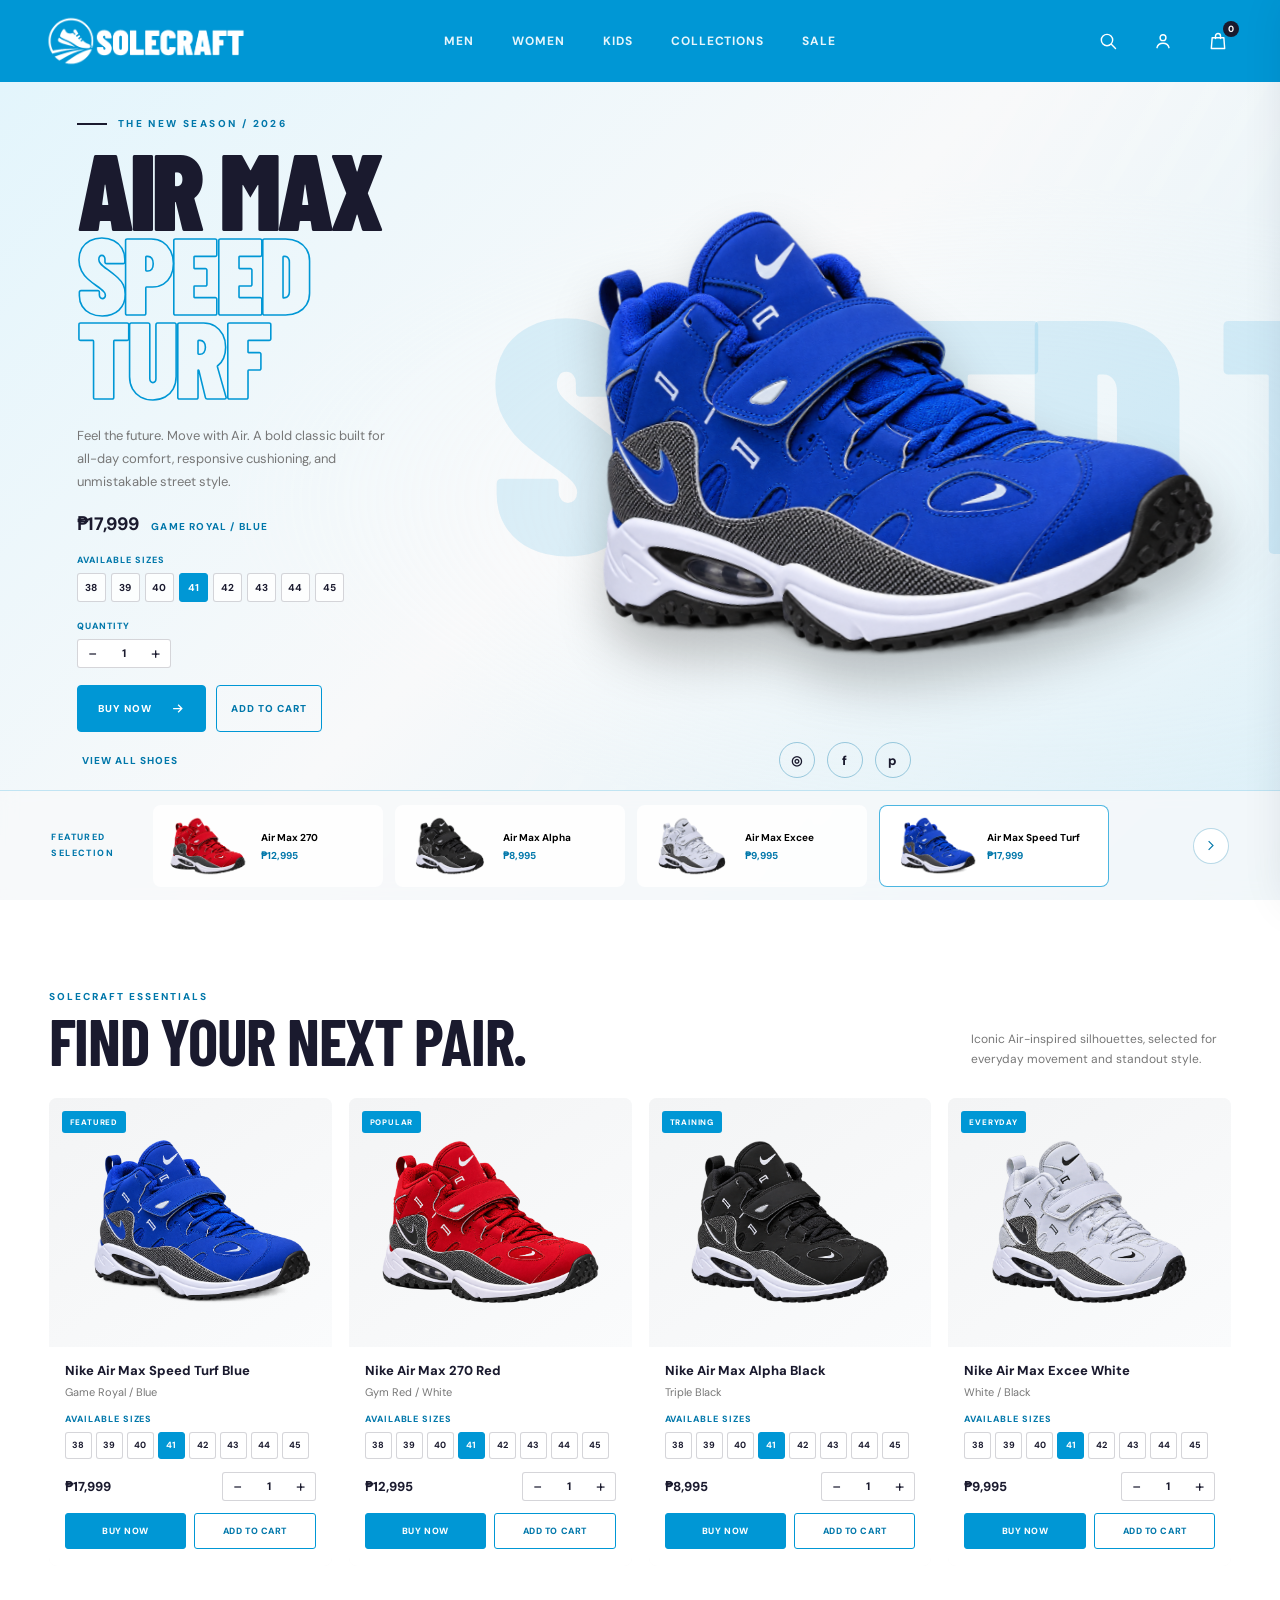
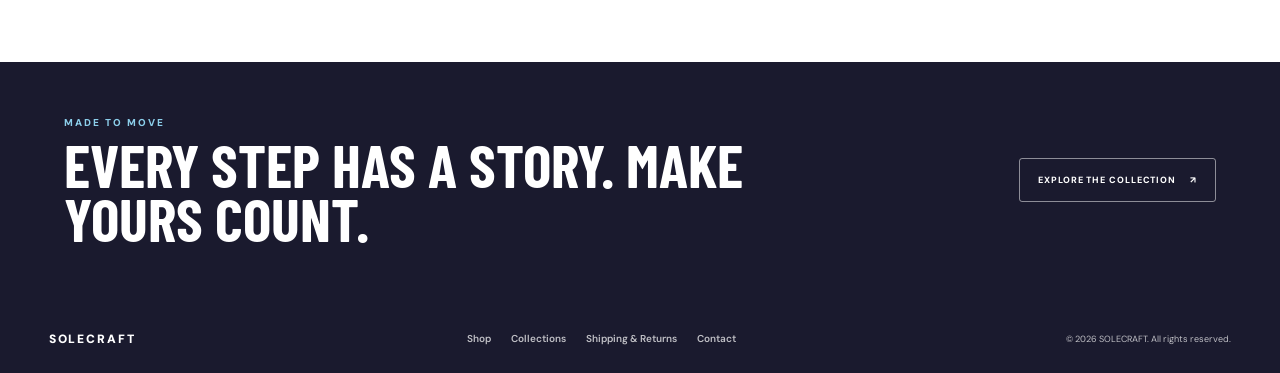
<file: assets/solecraft.html>
<!DOCTYPE html>
<html lang="en">
<head>
  <meta charset="UTF-8" />
  <meta name="viewport" content="width=device-width, initial-scale=1.0" />
  <meta name="theme-color" content="#0097D5" />
  <title>SOLECRAFT — Move With Air</title>
  <link rel="preload" as="image" href="air-max-speed-turf-blue.png" />
  <link rel="preconnect" href="https://fonts.googleapis.com" />
  <link rel="preconnect" href="https://fonts.gstatic.com" crossorigin />
  <link href="https://fonts.googleapis.com/css2?family=Barlow+Condensed:wght@600;700;800;900&family=DM+Sans:wght@400;500;600;700;800&display=swap" rel="stylesheet" />
  <style>
    :root {
      /* Original SOLECRAFT palette */
      --ink: #1A1A2E;
      --muted: #777;
      --paper: #F8F9FA;
      --paper-deep: #E8E8E8;
      --white: #FFF;
      --line: rgba(26, 26, 46, .12);
      --blue: #0097D5;
      --blue-dark: #0077AA;
      --shadow: 0 18px 50px rgba(26,26,46,.12);
      --display: 'Barlow Condensed', Impact, sans-serif;
      --body: 'DM Sans', Arial, sans-serif;
    }
    * { box-sizing: border-box; }
    html { scroll-behavior: smooth; }
    body { margin: 0; color: var(--ink); background: var(--white); font-family: var(--body); overflow-x: hidden; }
    button, input { font: inherit; }
    button, a { -webkit-tap-highlight-color: transparent; }
    a { color: inherit; text-decoration: none; }
    button { cursor: pointer; }
    img { display: block; max-width: 100%; }

    .site-wrap { width: min(1510px, calc(100% - 56px)); margin: 0 auto; }
    .topbar {
      height: 82px; display: grid; grid-template-columns: 1fr auto 1fr; align-items: center;
      gap: 28px; position: relative; z-index: 30; background: var(--blue); color: var(--white);
    }
    .brand { display: inline-flex; align-items: center; width: max-content; line-height: 0; }
    .brand-logo { display: block; width: clamp(148px, 13vw, 190px); height: auto; max-height: 48px; object-fit: contain; }
    .brand-mark { width: 31px; height: 31px; border: 2px solid var(--white); border-radius: 50%; display: grid; place-items: center; font-family: var(--display); font-size: 19px; font-weight: 800; line-height: 1; letter-spacing: 0; }
    .brand span:last-child { font-weight: 500; }
    .nav-links { display: flex; align-items: center; gap: clamp(20px, 3vw, 48px); }
    .nav-links a { color: rgba(255,255,255,.9); font-size: 12px; font-weight: 700; letter-spacing: .075em; text-transform: uppercase; transition: opacity .2s; }
    .nav-links a:hover { opacity: .55; }
    .nav-actions { justify-self: end; display: flex; align-items: center; gap: 19px; }
    .icon-btn { width: 36px; height: 36px; display: grid; place-items: center; border: 0; padding: 0; color: var(--white); background: transparent; position: relative; }
    .icon-btn svg { width: 20px; height: 20px; fill: none; stroke: currentColor; stroke-width: 1.7; stroke-linecap: round; stroke-linejoin: round; }
    .cart-count { position: absolute; top: -2px; right: -3px; min-width: 16px; height: 16px; padding: 0 4px; border-radius: 20px; display: grid; place-items: center; color: white; background: var(--ink); font-size: 9px; font-weight: 800; }
    .menu-toggle { display: none; }

    .hero {
      min-height: 640px; height: min(760px, calc(100svh - 105px)); max-height: 820px; position: relative; overflow: hidden;
      background: linear-gradient(135deg, #E3F5FC 0%, #F8F9FA 48%, #D8EEF7 100%);
      display: grid; grid-template-columns: minmax(320px, .78fr) minmax(500px, 1.5fr); align-items: center;
      isolation: isolate;
    }
    .hero::before { content: ''; position: absolute; inset: 0; z-index: -1; opacity: .32; background: radial-gradient(ellipse at 73% 51%, rgba(255,255,255,.95), transparent 54%), linear-gradient(120deg, transparent 45%, rgba(255,255,255,.24)); }
    .hero-copy { z-index: 5; padding: 35px 0 125px clamp(34px, 6vw, 92px); align-self: center; }
    .eyebrow { display: flex; align-items: center; gap: 11px; margin-bottom: 17px; color: var(--blue-dark); font-size: 10px; font-weight: 800; letter-spacing: .24em; text-transform: uppercase; }
    .eyebrow::before { content: ''; width: 30px; height: 2px; background: var(--ink); }
    h1 { margin: 0; max-width: 500px; font-family: var(--display); font-size: clamp(66px, 8.4vw, 130px); font-weight: 900; line-height: .78; letter-spacing: -.035em; text-transform: uppercase; }
    h1 span { display: block; }
    h1 .outline { color: transparent; -webkit-text-stroke: 1.6px var(--blue); }
    .hero-sub { max-width: 330px; margin: 25px 0 0; color: var(--muted); font-size: 13px; line-height: 1.8; }
    .hero-price-row { display: flex; align-items: baseline; gap: 13px; margin-top: 18px; }
    .hero-price { font-size: 18px; font-weight: 800; letter-spacing: -.02em; }
    .hero-code { color: var(--blue-dark); font-size: 10px; font-weight: 700; letter-spacing: .12em; text-transform: uppercase; }
    .hero-cta-row { display: flex; align-items: center; flex-wrap: wrap; gap: 12px; margin-top: 25px; }
    .btn-dark { min-height: 47px; display: inline-flex; align-items: center; justify-content: center; gap: 18px; padding: 0 20px; border: 1px solid var(--blue); border-radius: 4px; color: white; background: var(--blue); font-size: 10px; font-weight: 800; letter-spacing: .12em; text-transform: uppercase; transition: transform .2s, background .2s; }
    .btn-dark:hover { transform: translateY(-2px); background: var(--blue-dark); border-color: var(--blue-dark); }
    .btn-dark svg { width: 15px; height: 15px; stroke: currentColor; fill: none; stroke-width: 2; }
    .text-link { border: 0; background: transparent; color: var(--blue-dark); font-size: 10px; font-weight: 800; letter-spacing: .1em; text-transform: uppercase; padding: 12px 5px; }
    .hero-visual { position: absolute; z-index: 1; inset: 0 0 110px 31%; display: grid; place-items: center; pointer-events: none; }
    .hero-watermark { position: absolute; z-index: 0; left: 13%; top: 48%; transform: translateY(-50%); white-space: nowrap; font-family: var(--display); font-size: clamp(150px, 26vw, 390px); font-weight: 900; letter-spacing: -.055em; line-height: .8; color: rgba(0,151,213,.12); user-select: none; transition: opacity .25s; }
    .hero-visual.no-watermark .hero-watermark { opacity: 0; }
    .hero-product { width: min(78%, 790px); height: min(86%, 560px); object-fit: contain; position: relative; z-index: 2; transform: perspective(1400px) rotateY(-6deg) rotateZ(-7deg) translate(4%, 0); filter: drop-shadow(0 30px 26px rgba(0,0,0,.24)); mix-blend-mode: normal; transition: opacity .25s, transform .4s, filter .4s; }
    .hero-product:hover { transform: perspective(1400px) rotateY(-3deg) rotateZ(-4deg) translate(4%, -7px) scale(1.025); filter: drop-shadow(0 36px 28px rgba(0,0,0,.27)); }
    .side-social { position: absolute; z-index: 7; right: 25px; top: 43%; display: flex; flex-direction: column; gap: 12px; }
    .side-social a { width: 28px; height: 28px; border: 1px solid rgba(0,119,170,.36); border-radius: 50%; display: grid; place-items: center; font-size: 11px; font-weight: 800; transition: background .2s, color .2s; }
    .side-social a:hover { background: var(--blue); color: white; }
    .hero-bottom-line { position: absolute; z-index: 6; bottom: 0; left: 0; right: 0; height: 110px; padding: 12px clamp(22px, 4vw, 64px); display: flex; align-items: center; gap: 18px; background: rgba(248,249,250,.78); border-top: 1px solid rgba(0,151,213,.22); backdrop-filter: blur(8px); }
    .strip-label { min-width: 84px; align-self: center; color: var(--blue-dark); font-size: 9px; font-weight: 800; letter-spacing: .16em; line-height: 1.7; text-transform: uppercase; }
    .strip-items { display: flex; flex: 1; align-items: stretch; gap: 12px; min-width: 0; overflow-x: auto; scrollbar-width: none; scroll-behavior: smooth; }
    .strip-items::-webkit-scrollbar { display: none; }
    .mini-product { flex: 0 0 min(230px, 30%); min-width: 175px; height: 82px; display: grid; grid-template-columns: 86px 1fr; align-items: center; gap: 10px; padding: 8px 11px; border: 1px solid transparent; border-radius: 8px; background: rgba(255,255,255,.82); text-align: left; transition: border .2s, background .2s, transform .2s; }
    .mini-product:hover { transform: translateY(-2px); background: var(--white); }
    .mini-product.active { border-color: rgba(0,151,213,.70); background: var(--white); }
    .mini-product img { width: 86px; height: 65px; object-fit: contain; mix-blend-mode: multiply; }
    .mini-name { display: block; margin-bottom: 5px; font-size: 10px; font-weight: 700; line-height: 1.3; }
    .mini-price { display: block; color: var(--blue-dark); font-size: 10px; font-weight: 700; }
    .strip-arrow { flex: 0 0 36px; width: 36px; height: 36px; display: grid; place-items: center; border: 1px solid rgba(0,119,170,.28); border-radius: 50%; background: var(--white); color: var(--blue-dark); }
    .strip-arrow svg { width: 15px; height: 15px; fill: none; stroke: currentColor; stroke-width: 1.8; }

    .section { padding: 90px 0 96px; }
    .section-head { display: flex; align-items: end; justify-content: space-between; gap: 20px; margin-bottom: 28px; }
    .section-kicker { margin-bottom: 9px; color: var(--blue-dark); font-size: 10px; font-weight: 800; letter-spacing: .2em; text-transform: uppercase; }
    .section-title { margin: 0; font-family: var(--display); font-size: clamp(40px, 5vw, 64px); line-height: .9; letter-spacing: -.02em; text-transform: uppercase; }
    .section-note { max-width: 260px; margin: 0; color: var(--muted); font-size: 12px; line-height: 1.7; }
    .product-grid { display: grid; grid-template-columns: repeat(4, minmax(0,1fr)); gap: 17px; }
    .product-card { min-width: 0; background: var(--paper); border-radius: 8px; overflow: hidden; transition: transform .25s, box-shadow .25s; }
    .product-card:hover { transform: translateY(-5px); box-shadow: var(--shadow); }
    .product-photo { aspect-ratio: 1 / .88; display: grid; place-items: center; padding: 16px; background: linear-gradient(145deg, var(--paper-deep), var(--paper)); position: relative; }
    .product-photo img { width: 100%; height: 100%; object-fit: contain; mix-blend-mode: multiply; transition: transform .3s; }
    .product-card:hover .product-photo img { transform: scale(1.06) rotate(-3deg); }
    .product-tag { position: absolute; top: 13px; left: 13px; padding: 6px 8px; border-radius: 3px; color: #fff; background: var(--blue); font-size: 8px; font-weight: 800; letter-spacing: .1em; text-transform: uppercase; }
    .product-info { padding: 15px 16px 17px; background: var(--white); }
    .product-info h3 { margin: 0 0 6px; font-size: 12px; font-weight: 800; }
    .product-info p { margin: 0; color: var(--muted); font-size: 10px; }
    .product-bottom { display: flex; justify-content: space-between; align-items: center; margin-top: 13px; }
    .product-price { font-size: 12px; font-weight: 800; }
    .add-btn { display: inline-flex; align-items: center; gap: 6px; border: 0; padding: 8px 10px; color: white; background: var(--blue); border-radius: 3px; font-size: 9px; font-weight: 800; letter-spacing: .08em; text-transform: uppercase; }

    .story-band { padding: 54px clamp(25px, 5vw, 70px); display: grid; grid-template-columns: 1fr auto; align-items: center; gap: 24px; background: var(--ink); color: white; }
    .story-band p { margin: 0 0 8px; color: #8CCFEB; font-size: 10px; font-weight: 800; letter-spacing: .2em; text-transform: uppercase; }
    .story-band h2 { margin: 0; max-width: 690px; font-family: var(--display); font-size: clamp(34px, 4.8vw, 60px); line-height: .9; text-transform: uppercase; }
    .story-band .btn-light { min-height: 44px; display: inline-flex; align-items: center; gap: 14px; padding: 0 18px; border: 1px solid rgba(255,255,255,.5); border-radius: 3px; color: #fff; background: transparent; font-size: 9px; font-weight: 800; letter-spacing: .1em; text-transform: uppercase; }

    footer { padding: 32px 0 26px; color: rgba(255,255,255,.72); background: var(--ink); }
    .footer-inner { display: flex; align-items: center; justify-content: space-between; gap: 20px; flex-wrap: wrap; }
    .footer-brand { color: var(--white); font-size: 12px; font-weight: 900; letter-spacing: .16em; }
    .footer-links { display: flex; gap: 20px; flex-wrap: wrap; font-size: 10px; font-weight: 600; }
    .copyright { font-size: 9px; }

    /* Cart, sign-in and search overlays */
    .overlay { position: fixed; inset: 0; z-index: 100; display: none; background: rgba(26,26,46,.42); }
    .overlay.show { display: block; }
    .cart-drawer { position: fixed; z-index: 110; top: 0; right: 0; bottom: 0; width: min(420px, 100%); padding: 24px; display: flex; flex-direction: column; background: var(--white); transform: translateX(105%); transition: transform .32s ease; box-shadow: -15px 0 45px rgba(26,26,46,.12); }
    .cart-drawer.open { transform: translateX(0); }
    .drawer-head { display: flex; align-items: center; justify-content: space-between; padding-bottom: 18px; border-bottom: 1px solid var(--line); }
    .drawer-head h2 { margin: 0; font-family: var(--display); font-size: 30px; text-transform: uppercase; }
    .close-btn { width: 34px; height: 34px; border: 0; border-radius: 50%; background: var(--paper); color: var(--ink); font-size: 18px; }
    .cart-items { flex: 1; overflow-y: auto; padding: 12px 0; }
    .cart-empty { padding: 45px 12px; color: var(--muted); text-align: center; font-size: 12px; line-height: 1.7; }
    .cart-row { display: grid; grid-template-columns: 76px 1fr auto; gap: 12px; align-items: center; padding: 13px 0; border-bottom: 1px solid var(--line); }
    .cart-row img { width: 76px; height: 65px; object-fit: contain; background: var(--paper); mix-blend-mode: multiply; }
    .cart-row strong { display: block; font-size: 11px; line-height: 1.4; }
    .cart-row small { display: block; margin-top: 5px; color: var(--muted); font-size: 10px; }
    .remove-item { border: 0; background: transparent; color: var(--muted); font-size: 10px; }
    .drawer-foot { padding-top: 18px; border-top: 1px solid var(--line); }
    .subtotal { display: flex; justify-content: space-between; margin-bottom: 14px; font-size: 12px; font-weight: 800; }
    .checkout { width: 100%; min-height: 48px; border: 0; border-radius: 3px; color: white; background: var(--blue); font-size: 10px; font-weight: 800; letter-spacing: .12em; text-transform: uppercase; }
    .modal-wrap { position: fixed; inset: 0; z-index: 120; display: none; place-items: center; padding: 20px; background: rgba(26,26,46,.48); }
    .modal-wrap.show { display: grid; }
    .modal { width: min(420px, 100%); position: relative; padding: 32px; border-radius: 8px; background: var(--white); box-shadow: var(--shadow); }
    .modal h2 { margin: 0 0 7px; font-family: var(--display); font-size: 36px; text-transform: uppercase; }
    .modal p { margin: 0 0 22px; color: var(--muted); font-size: 11px; line-height: 1.6; }
    .modal .close-btn { position: absolute; top: 15px; right: 15px; }
    .field { display: block; margin-bottom: 13px; }
    .field span { display: block; margin-bottom: 6px; color: var(--ink); font-size: 10px; font-weight: 800; text-transform: uppercase; letter-spacing: .08em; }
    .field input { width: 100%; height: 43px; padding: 0 12px; border: 1px solid var(--paper-deep); border-radius: 3px; outline: 0; font-size: 12px; }
    .field input:focus { border-color: var(--blue); }
    .modal-submit { width: 100%; min-height: 45px; margin-top: 6px; border: 0; border-radius: 3px; color: white; background: var(--blue); font-size: 10px; font-weight: 800; letter-spacing: .1em; text-transform: uppercase; }
    .switch-auth { margin-top: 17px; color: var(--muted); font-size: 10px; text-align: center; }
    .switch-auth button { border: 0; padding: 0; color: var(--blue-dark); background: transparent; font-size: inherit; font-weight: 800; text-decoration: underline; }
    .toast { position: fixed; z-index: 150; left: 50%; bottom: 24px; max-width: calc(100% - 30px); padding: 13px 18px; border-radius: 30px; color: white; background: var(--ink); box-shadow: var(--shadow); font-size: 11px; font-weight: 700; opacity: 0; transform: translate(-50%, 20px); pointer-events: none; transition: opacity .25s, transform .25s; }
    .toast.show { opacity: 1; transform: translate(-50%, 0); }
    .search-panel { position: fixed; z-index: 125; top: 0; left: 0; right: 0; display: none; padding: 25px max(28px, calc((100vw - 1200px)/2)); background: var(--white); box-shadow: 0 10px 30px rgba(26,26,46,.10); }
    .search-panel.show { display: flex; align-items: center; gap: 15px; }
    .search-panel input { flex: 1; border: 0; outline: 0; font-size: 17px; }
    .search-panel button { border: 0; background: transparent; font-size: 21px; }

    @media (max-width: 1050px) {
      .site-wrap { width: min(100% - 36px, 1100px); }
      .hero { min-height: 610px; grid-template-columns: .8fr 1.2fr; }
      .hero-copy { padding-left: 42px; }
      .hero-visual { left: 27%; }
      .hero-product { width: 88%; }
      .side-social { right: 12px; }
      .mini-product { flex-basis: 215px; }
      .product-grid { grid-template-columns: repeat(2, minmax(0,1fr)); }
    }
    @media (max-width: 720px) {
      .site-wrap { width: calc(100% - 28px); }
      .topbar { height: 68px; grid-template-columns: 1fr auto; }
      .brand-logo { width: 148px; max-height: 40px; }
      .nav-links { display: none; position: absolute; top: 61px; left: 0; right: 0; padding: 18px; flex-direction: column; align-items: flex-start; gap: 18px; background: var(--blue-dark); box-shadow: 0 12px 20px rgba(26,26,46,.08); }
      .nav-links.open { display: flex; }
      .nav-actions { gap: 8px; }
      .icon-btn { width: 31px; height: 31px; }
      .menu-toggle { display: grid; }
      .hero { height: auto; min-height: 830px; max-height: none; display: block; }
      .hero-copy { position: relative; padding: 46px 25px 0; }
      .eyebrow { font-size: 9px; }
      h1 { font-size: clamp(65px, 19vw, 105px); }
      .hero-sub { max-width: 280px; margin-top: 18px; font-size: 12px; }
      .hero-price-row { margin-top: 12px; }
      .hero-cta-row { margin-top: 17px; }
      .hero-visual { inset: 300px -10px 130px 0; place-items: center; }
      .hero-watermark { left: 4%; top: 43%; font-size: 42vw; }
      .hero-product { width: 95%; height: 100%; max-height: 390px; transform: perspective(1000px) rotateY(-4deg) rotateZ(-7deg); }
      .side-social { top: auto; right: 12px; bottom: 133px; flex-direction: row; }
      .hero-bottom-line { height: 118px; padding: 12px 12px; gap: 8px; }
      .strip-label { display: none; }
      .mini-product { min-width: 190px; flex-basis: 190px; height: 88px; grid-template-columns: 78px 1fr; padding: 7px; }
      .mini-product img { width: 78px; }
      .strip-arrow { flex-basis: 32px; width: 32px; height: 32px; }
      .section { padding: 60px 0 65px; }
      .section-head { align-items: flex-start; flex-direction: column; }
      .section-note { max-width: 310px; }
      .product-grid { gap: 10px; }
      .product-photo { padding: 8px; }
      .product-info { padding: 11px; }
      .product-info h3 { font-size: 10px; }
      .product-price { font-size: 10px; }
      .add-btn { font-size: 8px; padding: 7px; }
      .story-band { grid-template-columns: 1fr; padding: 38px 24px; }
      .story-band .btn-light { width: max-content; }
      .footer-inner { align-items: flex-start; flex-direction: column; }
    }
    @media (prefers-reduced-motion: reduce) {
      *, *::before, *::after { scroll-behavior: auto !important; transition-duration: .01ms !important; animation-duration: .01ms !important; }
    }

    /* Product selection, quantity and checkout additions */
    .site-wrap { width: min(1600px, calc(100% - clamp(28px, 4vw, 80px))); }
    .topbar { grid-template-columns: minmax(170px, 1fr) auto minmax(160px, 1fr); gap: clamp(12px, 2vw, 30px); }
    .hero { min-height: 700px; height: clamp(700px, calc(100svh - 82px), 840px); }
    .hero-copy { max-width: 620px; padding-bottom: 145px; }
    .hero-visual { inset: 0 0 112px 29%; }
    .hero-product, .mini-product img, .product-photo img, .cart-row img { mix-blend-mode: normal !important; }
    .hero-buy-options { display: flex; align-items: end; flex-wrap: wrap; gap: 18px; margin-top: 18px; }
    .hero-size-block { min-width: 0; }
    .control-label, .option-label { display: block; margin-bottom: 7px; color: var(--blue-dark); font-size: 9px; font-weight: 800; letter-spacing: .11em; text-transform: uppercase; }
    .size-options { display: flex; flex-wrap: wrap; gap: 5px; }
    .size-chip { min-width: 29px; height: 29px; padding: 0 6px; border: 1px solid rgba(26,26,46,.18); border-radius: 3px; color: var(--ink); background: rgba(255,255,255,.8); font-size: 10px; font-weight: 700; transition: .18s ease; }
    .size-chip:hover, .size-chip.active { border-color: var(--blue); color: #fff; background: var(--blue); }
    .quantity-control { display: inline-flex; align-items: center; justify-content: space-between; height: 29px; min-width: 94px; border: 1px solid rgba(26,26,46,.18); border-radius: 3px; background: #fff; }
    .quantity-control button { width: 29px; height: 27px; border: 0; color: var(--ink); background: transparent; font-size: 17px; line-height: 1; }
    .quantity-control button:hover { color: var(--blue-dark); }
    .quantity-control output { min-width: 24px; text-align: center; font-size: 11px; font-weight: 800; font-variant-numeric: tabular-nums; }
    .hero-cta-row { gap: 10px; margin-top: 17px; }
    .btn-dark { min-width: 125px; }
    .btn-cart-plain { min-height: 47px; display: inline-flex; align-items: center; justify-content: center; padding: 0 14px; border: 1px solid var(--blue); border-radius: 4px; color: var(--blue-dark); background: transparent; font-size: 10px; font-weight: 800; letter-spacing: .1em; text-transform: uppercase; transition: .2s ease; }
    .btn-cart-plain:hover { color: #fff; background: var(--blue); }
    .product-grid { align-items: start; }
    .product-card { display: flex; flex-direction: column; }
    .product-photo { background: linear-gradient(145deg, #f3f4f5, #fafbfc); }
    .product-info { display: flex; flex: 1; flex-direction: column; }
    .product-option-block { margin-top: 14px; }
    .product-size-options { gap: 4px; }
    .product-size-options .size-chip { min-width: 27px; height: 27px; padding-inline: 4px; font-size: 9px; }
    .product-control-row { display: flex; align-items: center; justify-content: space-between; gap: 10px; margin-top: 13px; }
    .product-control-row .control-label { margin: 0; }
    .product-actions { display: grid; grid-template-columns: 1fr 1fr; gap: 8px; margin-top: 12px; }
    .product-buy-btn, .product-add-btn { min-height: 36px; display: inline-flex; align-items: center; justify-content: center; border-radius: 3px; font-size: 9px; font-weight: 800; letter-spacing: .06em; text-transform: uppercase; }
    .product-buy-btn { border: 1px solid var(--blue); color: #fff; background: var(--blue); }
    .product-buy-btn:hover { background: var(--blue-dark); border-color: var(--blue-dark); }
    .product-add-btn { border: 1px solid var(--blue); color: var(--blue-dark); background: transparent; }
    .product-add-btn:hover { color: #fff; background: var(--blue); }
    .product-info h3 { font-size: 13px; }
    .product-info p { font-size: 11px; }
    .product-price { color: var(--ink); font-size: 13px; }
    .cart-drawer { width: min(500px, 100vw); padding: 22px 26px; overflow-y: auto; }
    .cart-items { flex: 1 0 auto; min-height: 100px; }
    .cart-row { grid-template-columns: 82px minmax(0,1fr) auto; }
    .cart-row img { width: 82px; height: 72px; background: transparent; }
    .cart-item-controls { display: flex; align-items: center; gap: 8px; margin-top: 7px; }
    .cart-item-controls .quantity-control { min-width: 82px; height: 25px; }
    .cart-item-controls .quantity-control button { width: 25px; height: 23px; }
    .cart-item-controls .quantity-control output { font-size: 10px; }
    .drawer-foot.checkout-form { display: block; max-height: none; flex: 0 0 auto; padding-top: 16px; margin-top: 12px; border-top: 1px solid var(--line); }
    .checkout-heading { margin: 17px 0 11px; font-family: var(--display); font-size: 22px; text-transform: uppercase; }
    .checkout-field { display: block; margin-bottom: 11px; }
    .checkout-field span { display: block; margin-bottom: 5px; color: var(--ink); font-size: 9px; font-weight: 800; letter-spacing: .08em; text-transform: uppercase; }
    .checkout-field input, .checkout-field textarea { width: 100%; border: 1px solid var(--paper-deep); border-radius: 3px; padding: 10px 11px; color: var(--ink); background: #fff; outline: 0; font: 12px var(--body); resize: vertical; }
    .checkout-field input { height: 40px; }
    .checkout-field input:focus, .checkout-field textarea:focus { border-color: var(--blue); }
    .checkout-note { margin: 9px 0 0; color: var(--muted); font-size: 9px; line-height: 1.5; }
    .checkout:disabled { opacity: .45; cursor: not-allowed; }
    .thank-you-modal { text-align: center; }
    .thank-you-mark { width: 54px; height: 54px; display: grid; place-items: center; margin: 0 auto 17px; border-radius: 50%; color: #fff; background: var(--blue); font-size: 28px; font-weight: 800; }
    .thank-you-modal .section-kicker { margin-bottom: 8px; }
    .thank-you-modal h2 { font-size: 42px; }
    .thank-you-order { margin: 15px 0 20px; padding: 13px; border-radius: 5px; color: var(--ink); background: var(--paper); font-size: 10px; line-height: 1.7; text-align: left; white-space: pre-line; }
    .thank-you-modal .modal-submit { margin-top: 4px; }

    @media (min-width: 1500px) {
      .site-wrap { width: min(1680px, calc(100% - 96px)); }
      .hero { min-height: 740px; }
      .hero-product { width: min(84%, 900px); }
      .product-grid { gap: 20px; }
    }
    @media (max-width: 1180px) {
      .site-wrap { width: calc(100% - 40px); }
      .topbar { grid-template-columns: minmax(140px,1fr) auto minmax(120px,1fr); gap: 12px; }
      .nav-links { gap: 18px; }
      .nav-links a { font-size: 10px; }
      .nav-actions { gap: 10px; }
      .hero { grid-template-columns: minmax(0,.85fr) minmax(0,1.15fr); min-height: 690px; }
      .hero-copy { padding-left: 38px; }
      .hero-visual { left: 27%; }
      .hero-product { width: 88%; }
      .product-grid { grid-template-columns: repeat(3, minmax(0,1fr)); }
    }
    @media (max-width: 850px) {
      .topbar { grid-template-columns: 1fr auto; }
      .nav-links { display: none; position: absolute; top: 100%; left: 0; right: 0; padding: 18px; flex-direction: column; align-items: flex-start; gap: 18px; background: var(--blue-dark); box-shadow: 0 12px 20px rgba(26,26,46,.08); }
      .nav-links.open { display: flex; }
      .menu-toggle { display: grid; }
      .hero { min-height: 720px; grid-template-columns: minmax(0,.9fr) minmax(0,1.1fr); }
      .hero-copy { padding-left: 28px; padding-right: 12px; }
      .hero-visual { left: 30%; }
      .hero-product { width: 94%; }
      .hero-watermark { font-size: 28vw; }
      .product-grid { grid-template-columns: repeat(2, minmax(0,1fr)); }
    }
    @media (max-width: 600px) {
      .site-wrap { width: calc(100% - 20px); }
      .topbar { height: 66px; }
      .brand-logo { width: 138px; max-height: 38px; }
      .nav-actions { gap: 5px; }
      .icon-btn { width: 30px; height: 32px; }
      .hero { height: auto; min-height: 980px; max-height: none; display: block; }
      .hero-copy { position: relative; padding: 38px 20px 0; max-width: none; }
      h1 { font-size: clamp(62px, 17vw, 100px); }
      .hero-sub { max-width: 290px; margin-top: 17px; font-size: 12px; }
      .hero-price-row { margin-top: 12px; }
      .hero-buy-options { gap: 14px; margin-top: 15px; }
      .hero-size-options { max-width: 250px; }
      .hero-visual { inset: 470px -5px 132px 0; place-items: center; }
      .hero-watermark { left: 1%; top: 46%; font-size: 38vw; }
      .hero-product { width: 100%; height: 100%; max-height: 360px; transform: perspective(1000px) rotateY(-4deg) rotateZ(-7deg); }
      .side-social { top: auto; right: 12px; bottom: 135px; flex-direction: row; }
      .hero-bottom-line { height: 118px; padding: 10px 10px; gap: 7px; }
      .strip-label { display: none; }
      .mini-product { min-width: 185px; flex-basis: 185px; height: 88px; grid-template-columns: 75px 1fr; padding: 7px; }
      .mini-product img { width: 75px; }
      .strip-arrow { flex-basis: 30px; width: 30px; height: 30px; }
      .section { padding: 55px 0 62px; }
      .section-head { align-items: flex-start; flex-direction: column; }
      .product-grid { grid-template-columns: 1fr; gap: 15px; }
      .product-photo { aspect-ratio: 1.28 / 1; padding: 12px; }
      .product-info { padding: 14px; }
      .product-size-options .size-chip { min-width: 31px; }
      .product-buy-btn, .product-add-btn { min-height: 40px; }
      .story-band { grid-template-columns: 1fr; padding: 36px 22px; }
      .story-band .btn-light { width: max-content; }
      .footer-inner { align-items: flex-start; flex-direction: column; }
      .cart-drawer { padding: 18px 16px; }
      .cart-row { grid-template-columns: 65px minmax(0,1fr) auto; gap: 8px; }
      .cart-row img { width: 65px; height: 60px; }
      .modal { padding: 28px 22px; }
    }

    
    /* Full-width desktop layout, original SOLECRAFT logo, and social links below the hero shoe */
    .site-wrap {
      width: 100% !important;
      max-width: none !important;
      margin: 0 !important;
    }
    .topbar {
      width: 100%;
      padding-inline: clamp(20px, 3.4vw, 64px);
    }
    .brand-logo {
      width: clamp(190px, 16vw, 245px);
      max-height: 58px;
      object-fit: contain;
    }
    .section {
      padding-left: clamp(20px, 3.8vw, 72px);
      padding-right: clamp(20px, 3.8vw, 72px);
    }
    footer {
      padding-left: clamp(20px, 3.8vw, 72px);
      padding-right: clamp(20px, 3.8vw, 72px);
    }
    /* Place the social links in a horizontal row below the shoe instead of beside it. */
    .side-social {
      top: auto;
      left: 66%;
      right: auto;
      bottom: 122px;
      transform: translateX(-50%);
      flex-direction: row;
      gap: 12px;
    }
    .side-social a {
      width: 36px;
      height: 36px;
      font-size: 13px;
    }
    @media (max-width: 1180px) {
      .topbar { padding-inline: 22px; }
      .brand-logo { width: clamp(180px, 18vw, 215px); }
      .side-social { left: 66%; bottom: 122px; }
    }
    @media (max-width: 850px) {
      .topbar { padding-inline: 18px; }
      .brand-logo { width: 178px; max-height: 44px; }
      .side-social {
        left: auto;
        right: 18px;
        bottom: 128px;
        transform: none;
      }
    }
    @media (max-width: 600px) {
      .topbar { padding-inline: 12px; }
      .brand-logo { width: 142px; max-height: 38px; }
      .section { padding-left: 14px; padding-right: 14px; }
      footer { padding-left: 16px; padding-right: 16px; }
      .side-social { right: 16px; bottom: 128px; gap: 8px; }
      .side-social a { width: 32px; height: 32px; font-size: 12px; }
    }
  </style>
</head>
<body>
  <div class="site-wrap">
    <header class="topbar">
      <a class="brand" href="#top" aria-label="Solecraft home"><img class="brand-logo" src="solecraft-logo-white.png" alt="SOLECRAFT original logo" onerror="retrySolecraftAsset(this)" /></a>
      <nav class="nav-links" id="navLinks" aria-label="Main navigation">
        <a href="#products">Men</a><a href="#products">Women</a><a href="#products">Kids</a><a href="#collections">Collections</a><a href="#products">Sale</a>
      </nav>
      <div class="nav-actions">
        <button class="icon-btn" id="searchOpen" aria-label="Search">
          <svg viewBox="0 0 24 24"><circle cx="10.8" cy="10.8" r="6.8"></circle><path d="m16 16 5 5"></path></svg>
        </button>
        <button class="icon-btn" id="loginOpen" aria-label="Account">
          <svg viewBox="0 0 24 24"><circle cx="12" cy="8" r="3.5"></circle><path d="M4.8 20c.8-3.6 3.2-5.4 7.2-5.4s6.4 1.8 7.2 5.4"></path></svg>
        </button>
        <button class="icon-btn" id="cartOpen" aria-label="Open shopping bag">
          <svg viewBox="0 0 24 24"><path d="M5 8h14l1 13H4L5 8Z"></path><path d="M9 9V6a3 3 0 0 1 6 0v3"></path></svg><span class="cart-count" id="cartCount">0</span>
        </button>
        <button class="icon-btn menu-toggle" id="menuToggle" aria-label="Toggle menu">
          <svg viewBox="0 0 24 24"><path d="M4 7h16M4 12h16M4 17h16"></path></svg>
        </button>
      </div>
    </header>

    <main id="top">
      <section class="hero" aria-label="Featured shoe">
        <div class="hero-copy">
          <div class="eyebrow">The new season / 2026</div>
          <h1><span id="heroTitleTop">AIR MAX</span><span class="outline" id="heroTitleBottom">SPEED TURF</span></h1>
          <p class="hero-sub" id="heroDescription">Feel the future. Move with Air. A bold classic built for all-day comfort, responsive cushioning, and unmistakable street style.</p>
          <div class="hero-price-row"><span class="hero-price" id="heroPrice">₱17,999</span><span class="hero-code" id="heroCode">Game Royal / Blue</span></div>
          <div class="hero-buy-options">
            <div class="hero-size-block">
              <span class="control-label">Available sizes</span>
              <div class="size-options hero-size-options" id="heroSizes" aria-label="Select shoe size">
                <button type="button" class="size-chip" data-size="38">38</button>
                <button type="button" class="size-chip" data-size="39">39</button>
                <button type="button" class="size-chip" data-size="40">40</button>
                <button type="button" class="size-chip active" data-size="41" aria-pressed="true">41</button>
                <button type="button" class="size-chip" data-size="42">42</button>
                <button type="button" class="size-chip" data-size="43">43</button>
                <button type="button" class="size-chip" data-size="44">44</button>
                <button type="button" class="size-chip" data-size="45">45</button>
              </div>
            </div>
            <div class="hero-qty-block">
              <span class="control-label">Quantity</span>
              <div class="quantity-control" id="heroQuantity">
                <button type="button" data-qty-change="-1" aria-label="Decrease quantity">−</button>
                <output data-qty-value>1</output>
                <button type="button" data-qty-change="1" aria-label="Increase quantity">+</button>
              </div>
            </div>
          </div>
          <div class="hero-cta-row">
            <button class="btn-dark" id="heroBuy" type="button">Buy now <svg viewBox="0 0 24 24"><path d="M5 12h13M13 6l6 6-6 6"></path></svg></button>
            <button class="btn-cart-plain" id="heroAdd" type="button">Add to cart</button>
            <button class="text-link" id="discoverBtn" type="button">View all shoes</button>
          </div>
        </div>
        <div class="hero-visual" aria-hidden="true">
          <div class="hero-watermark" id="heroWatermark">AIR MAX</div>
          <img class="hero-product" id="heroImage" src="air-max-speed-turf-blue.png" alt="Nike Air Max Speed Turf in royal blue" onerror="retrySolecraftAsset(this)" />
        </div>
        <div class="side-social" aria-label="Social links">
          <a href="#" aria-label="Instagram" title="Instagram">◎</a><a href="#" aria-label="Facebook" title="Facebook">f</a><a href="#" aria-label="Pinterest" title="Pinterest">p</a>
        </div>
        <div class="hero-bottom-line">
          <div class="strip-label">Featured<br/>selection</div>
          <div class="strip-items" id="stripItems" aria-label="Select a featured shoe"></div>
          <button class="strip-arrow" id="stripNext" aria-label="Scroll products">
            <svg viewBox="0 0 24 24"><path d="m9 5 7 7-7 7"></path></svg>
          </button>
        </div>
      </section>

      <section class="section" id="products">
        <div class="section-head">
          <div><div class="section-kicker">Solecraft essentials</div><h2 class="section-title">Find your next pair.</h2></div>
          <p class="section-note">Iconic Air-inspired silhouettes, selected for everyday movement and standout style.</p>
        </div>
        <div class="product-grid" id="productGrid"></div>
      </section>

      <section class="story-band" id="collections">
        <div><p>Made to move</p><h2>Every step has a story. Make yours count.</h2></div>
        <a class="btn-light" href="#products">Explore the collection <span>↗</span></a>
      </section>
    </main>

    <footer>
      <div class="footer-inner">
        <div class="footer-brand">SOLECRAFT</div>
        <div class="footer-links"><a href="#products">Shop</a><a href="#collections">Collections</a><a href="#">Shipping & Returns</a><a href="#">Contact</a></div>
        <div class="copyright">© 2026 SOLECRAFT. All rights reserved.</div>
      </div>
    </footer>
  </div>

  <div class="overlay" id="overlay"></div>
  <aside class="cart-drawer" id="cartDrawer" aria-label="Shopping cart" aria-hidden="true">
    <div class="drawer-head"><h2>Your bag (<span id="drawerCount">0</span>)</h2><button class="close-btn" id="cartClose" aria-label="Close cart">×</button></div>
    <div class="cart-items" id="cartItems"><div class="cart-empty">Your bag is waiting for something good.<br/>Add a pair to get started.</div></div>
    <form class="drawer-foot checkout-form" id="checkoutForm" hidden>
      <div class="subtotal"><span>Subtotal</span><span id="cartTotal">₱0</span></div>
      <div class="checkout-heading">Delivery information</div>
      <label class="checkout-field"><span>Customer name</span><input id="customerName" name="customerName" type="text" autocomplete="name" placeholder="Full name" required /></label>
      <label class="checkout-field"><span>Contact number</span><input id="customerPhone" name="customerPhone" type="tel" inputmode="tel" autocomplete="tel" placeholder="09XXXXXXXXX" minlength="10" maxlength="13" required /></label>
      <label class="checkout-field"><span>Delivery address</span><textarea id="customerAddress" name="customerAddress" rows="3" autocomplete="street-address" placeholder="House / unit, street, barangay, city, province" required></textarea></label>
      <button class="checkout" id="checkoutBtn" type="submit">Confirm order</button>
      <p class="checkout-note">Demo checkout only. No payment will be collected and no order is sent to a server.</p>
    </form>
  </aside>

  <div class="modal-wrap" id="authModal" role="dialog" aria-modal="true" aria-labelledby="authTitle">
    <div class="modal">
      <button class="close-btn" id="authClose" aria-label="Close">×</button>
      <h2 id="authTitle">Welcome back</h2><p id="authSub">Log in to your SOLECRAFT account.</p>
      <form id="authForm">
        <label class="field" id="nameField" hidden><span>Full name</span><input id="authName" type="text" autocomplete="name" placeholder="Your name" /></label>
        <label class="field"><span>Email address</span><input id="authEmail" type="email" required autocomplete="email" placeholder="you@example.com" /></label>
        <label class="field"><span>Password</span><input id="authPassword" type="password" required minlength="4" autocomplete="current-password" placeholder="Enter your password" /></label>
        <button class="modal-submit" id="authSubmit" type="submit">Log in</button>
      </form>
      <div class="switch-auth"><span id="switchText">New to SOLECRAFT?</span> <button id="switchAuth" type="button">Create account</button></div>
    </div>
  </div>


  <div class="modal-wrap" id="thankYouModal" role="dialog" aria-modal="true" aria-labelledby="thankYouTitle">
    <div class="modal thank-you-modal">
      <button class="close-btn" id="thankYouClose" aria-label="Close">×</button>
      <div class="thank-you-mark" aria-hidden="true">✓</div>
      <div class="section-kicker">SOLECRAFT order confirmation</div>
      <h2 id="thankYouTitle">Thank you!</h2>
      <p id="thankYouMessage">Thank you for shopping with SOLECRAFT. Your order details have been confirmed in this demo.</p>
      <div class="thank-you-order" id="thankYouOrder"></div>
      <button class="modal-submit" id="thankYouDone" type="button">Continue shopping</button>
    </div>
  </div>
  <div class="search-panel" id="searchPanel"><input id="searchInput" type="search" placeholder="Search shoes and collections..." aria-label="Search products" /><button id="searchClose" aria-label="Close search">×</button></div>
  <div class="toast" id="toast" role="status" aria-live="polite"></div>

  <script>
    const availableSizes = ['38', '39', '40', '41', '42', '43', '44', '45'];
    const shoes = [
      {
        id: 'speed-turf', name: 'Nike Air Max Speed Turf Blue', shortName: 'Air Max Speed Turf',
        titleTop: 'AIR MAX', titleBottom: 'SPEED TURF', price: 17999, priceLabel: '₱17,999',
        code: 'Game Royal / Blue', description: 'Feel the future. Move with Air. A bold classic built for all-day comfort, responsive cushioning, and unmistakable street style.',
        image: 'air-max-speed-turf-blue.png', alt: 'Royal blue Air Max Speed Turf-style high-top trainer', tag: 'Featured', cutout: true,
        details: 'Royal blue upper, adjustable midfoot strap, visible Air cushioning, and durable turf-ready traction.'
      },
      {
        id: 'air-max-270', name: 'Nike Air Max 270 Red', shortName: 'Air Max 270',
        titleTop: 'AIR MAX', titleBottom: '270 RED', price: 12995, priceLabel: '₱12,995',
        code: 'Gym Red / White', description: 'A bold red look with layered panels, a supportive strap, responsive cushioning, and rugged traction.',
        image: 'nike-air-max-270-red.png', alt: 'Red Air Max high-top sneaker cutout', tag: 'Popular', cutout: true,
        details: 'Red upper, black woven side panel, white midsole, and visible Air cushioning.'
      },
      {
        id: 'air-max-alpha', name: 'Nike Air Max Alpha Black', shortName: 'Air Max Alpha',
        titleTop: 'AIR MAX', titleBottom: 'ALPHA', price: 8995, priceLabel: '₱8,995',
        code: 'Triple Black', description: 'A clean all-black training look with supportive layered construction and a rugged, stable outsole.',
        image: 'nike-air-max-alpha-black.png', alt: 'Black Air Max high-top sneaker cutout', tag: 'Training', cutout: true,
        details: 'Black upper, tonal panels, dark outsole, and visible heel cushioning.'
      },
      {
        id: 'air-max-excee', name: 'Nike Air Max Excee White', shortName: 'Air Max Excee',
        titleTop: 'AIR MAX', titleBottom: 'EXCEE', price: 9995, priceLabel: '₱9,995',
        code: 'White / Black', description: 'A crisp white and black look with textured panels, a supportive strap, and visible Air cushioning.',
        image: 'nike-air-max-excee-white.png', alt: 'White and black Air Max high-top sneaker cutout', tag: 'Everyday', cutout: true,
        details: 'White upper, black accents, grey woven side panel, and visible Air-Sole cushioning.'
      }
    ];

    let activeShoe = shoes[0];
    let selectedSize = '41';
    let heroQuantity = 1;
    let cart = [];
    let authMode = 'login';
    let currentUser = '';
    let toastTimer;

    // Image-path recovery: supports the intended my_portfolio/assets layout and
    // common cases where the update ZIP was extracted into an extra folder.
    function retrySolecraftAsset(img) {
      const source = img.getAttribute('src') || '';
      const filename = source.split('/').pop();
      if (!filename) return;
      // The user's portfolio stores solecraft.html and its PNG files together in /assets.
      const candidates = [filename, `./${filename}`, `../assets/${filename}`, `../${filename}`];
      const tried = new Set((img.dataset.solecraftTried || '').split('|').filter(Boolean));
      tried.add(source);
      for (const candidate of candidates) {
        if (!tried.has(candidate)) {
          tried.add(candidate);
          img.dataset.solecraftTried = Array.from(tried).join('|');
          img.src = candidate;
          return;
        }
      }
      img.onerror = null;
      img.style.display = 'none';
      console.error(`[SOLECRAFT] Could not load image: ${filename}. Keep the PNG files in the same assets folder as solecraft.html.`);
    }

    const byId = (id) => document.getElementById(id);
    const peso = (value) => '₱' + Number(value).toLocaleString('en-PH');

    function showToast(message) {
      const toast = byId('toast');
      toast.textContent = message;
      toast.classList.add('show');
      clearTimeout(toastTimer);
      toastTimer = setTimeout(() => toast.classList.remove('show'), 2600);
    }

    function bindQuantityControl(control, getValue, setValue) {
      control.querySelectorAll('[data-qty-change]').forEach((button) => {
        button.addEventListener('click', () => {
          const next = Math.max(1, Math.min(20, getValue() + Number(button.dataset.qtyChange)));
          setValue(next);
          control.querySelector('[data-qty-value]').textContent = String(next);
        });
      });
    }

    function bindSizeOptions(container, initialSize, onSelect) {
      container.querySelectorAll('[data-size]').forEach((button) => {
        const selected = button.dataset.size === String(initialSize);
        button.classList.toggle('active', selected);
        button.setAttribute('aria-pressed', String(selected));
        button.addEventListener('click', () => {
          container.querySelectorAll('[data-size]').forEach((candidate) => {
            const active = candidate === button;
            candidate.classList.toggle('active', active);
            candidate.setAttribute('aria-pressed', String(active));
          });
          onSelect(button.dataset.size);
        });
      });
    }

    function setActiveShoe(shoe) {
      activeShoe = shoe;
      selectedSize = '41';
      heroQuantity = 1;
      byId('heroTitleTop').textContent = shoe.titleTop;
      byId('heroTitleBottom').textContent = shoe.titleBottom;
      byId('heroDescription').textContent = shoe.description;
      byId('heroPrice').textContent = shoe.priceLabel;
      byId('heroCode').textContent = shoe.code;
      byId('heroWatermark').textContent = shoe.titleBottom;
      const image = byId('heroImage');
      image.style.opacity = '0';
      image.style.mixBlendMode = 'normal';
      document.querySelector('.hero-visual').classList.remove('no-watermark');
      setTimeout(() => { image.src = shoe.image; image.alt = shoe.alt; image.style.opacity = '1'; }, 100);
      byId('heroSizes').querySelectorAll('[data-size]').forEach((button) => {
        const selected = button.dataset.size === selectedSize;
        button.classList.toggle('active', selected);
        button.setAttribute('aria-pressed', String(selected));
      });
      byId('heroQuantity').querySelector('[data-qty-value]').textContent = '1';
      document.querySelectorAll('.mini-product').forEach((button) => {
        const selected = button.dataset.id === shoe.id;
        button.classList.toggle('active', selected);
        button.setAttribute('aria-pressed', String(selected));
      });
    }

    function renderStrip() {
      byId('stripItems').innerHTML = shoes.slice(1).concat(shoes[0]).map((shoe) => `
        <button class="mini-product ${shoe.id === activeShoe.id ? 'active' : ''}" data-id="${shoe.id}" aria-pressed="${shoe.id === activeShoe.id}">
          <img src="${shoe.image}" alt="${shoe.alt}" loading="lazy" onerror="retrySolecraftAsset(this)" />
          <span><span class="mini-name">${shoe.shortName}</span><span class="mini-price">${shoe.priceLabel}</span></span>
        </button>`).join('');
      byId('stripItems').querySelectorAll('.mini-product').forEach((button) => {
        button.addEventListener('click', () => setActiveShoe(shoes.find((shoe) => shoe.id === button.dataset.id)));
      });
    }

    function renderProducts() {
      byId('productGrid').innerHTML = shoes.map((shoe) => `
        <article class="product-card" data-product="${shoe.id}">
          <div class="product-photo">
            <span class="product-tag">${shoe.tag}</span>
            <img src="${shoe.image}" alt="${shoe.alt}" loading="lazy" onerror="retrySolecraftAsset(this)" />
          </div>
          <div class="product-info">
            <h3>${shoe.name}</h3>
            <p>${shoe.code}</p>
            <div class="product-option-block">
              <span class="option-label">Available sizes</span>
              <div class="size-options product-size-options" data-size-group="${shoe.id}" aria-label="Available shoe sizes">
                ${availableSizes.map((size) => `<button type="button" class="size-chip ${size === '41' ? 'active' : ''}" data-size="${size}" aria-pressed="${size === '41'}">${size}</button>`).join('')}
              </div>
            </div>
            <div class="product-control-row">
              <span class="product-price">${shoe.priceLabel}</span>
              <div class="quantity-control" data-product-quantity="${shoe.id}" aria-label="Quantity">
                <button type="button" data-qty-change="-1" aria-label="Decrease quantity">−</button>
                <output data-qty-value>1</output>
                <button type="button" data-qty-change="1" aria-label="Increase quantity">+</button>
              </div>
            </div>
            <div class="product-actions">
              <button class="product-buy-btn" type="button" data-buy="${shoe.id}">Buy now</button>
              <button class="product-add-btn" type="button" data-add="${shoe.id}">Add to cart</button>
            </div>
          </div>
        </article>`).join('');

      byId('productGrid').querySelectorAll('.product-card').forEach((card) => {
        const shoe = shoes.find((item) => item.id === card.dataset.product);
        let size = '41';
        let quantity = 1;
        bindSizeOptions(card.querySelector('.product-size-options'), size, (next) => { size = next; });
        bindQuantityControl(card.querySelector('[data-product-quantity]'), () => quantity, (next) => { quantity = next; });
        card.querySelector('[data-add]').addEventListener('click', () => addToCart(shoe, size, quantity));
        card.querySelector('[data-buy]').addEventListener('click', () => buyNow(shoe, size, quantity));
      });
    }

    function addToCart(shoe, size = selectedSize, quantity = 1, openDrawer = false) {
      const existing = cart.find((item) => item.id === shoe.id && item.size === String(size));
      if (existing) existing.quantity += Number(quantity);
      else cart.push({ ...shoe, size: String(size), quantity: Number(quantity) });
      renderCart();
      showToast(`${shoe.shortName} added to your bag · Size ${size}`);
      if (openDrawer) openCart();
    }

    function buyNow(shoe, size = selectedSize, quantity = 1) {
      addToCart(shoe, size, quantity, true);
      setTimeout(() => byId('customerName').focus({ preventScroll: true }), 300);
    }

    function changeCartQuantity(index, delta) {
      if (!cart[index]) return;
      cart[index].quantity += delta;
      if (cart[index].quantity <= 0) cart.splice(index, 1);
      renderCart();
    }

    function renderCart() {
      const count = cart.reduce((sum, item) => sum + item.quantity, 0);
      byId('cartCount').textContent = count;
      byId('drawerCount').textContent = count;
      if (!cart.length) {
        byId('cartItems').innerHTML = '<div class="cart-empty">Your bag is waiting for something good.<br/>Add a pair to get started.</div>';
        byId('checkoutForm').hidden = true;
        return;
      }
      byId('checkoutForm').hidden = false;
      byId('cartItems').innerHTML = cart.map((item, index) => `
        <div class="cart-row">
          <img src="${item.image}" alt="${item.alt}" onerror="retrySolecraftAsset(this)" />
          <div>
            <strong>${item.shortName}</strong>
            <small>Size ${item.size} · ${item.code}</small>
            <small>${item.priceLabel} each</small>
            <div class="cart-item-controls">
              <div class="quantity-control" aria-label="Change item quantity">
                <button type="button" data-cart-qty="-1" data-index="${index}" aria-label="Decrease quantity">−</button>
                <output>${item.quantity}</output>
                <button type="button" data-cart-qty="1" data-index="${index}" aria-label="Increase quantity">+</button>
              </div>
            </div>
          </div>
          <button class="remove-item" type="button" data-remove="${index}">Remove</button>
        </div>`).join('');
      const total = cart.reduce((sum, item) => sum + item.price * item.quantity, 0);
      byId('cartTotal').textContent = peso(total);
      byId('cartItems').querySelectorAll('[data-remove]').forEach((button) => {
        button.addEventListener('click', () => { cart.splice(Number(button.dataset.remove), 1); renderCart(); });
      });
      byId('cartItems').querySelectorAll('[data-cart-qty]').forEach((button) => {
        button.addEventListener('click', () => changeCartQuantity(Number(button.dataset.index), Number(button.dataset.cartQty)));
      });
    }

    function openCart() {
      byId('overlay').classList.add('show');
      byId('cartDrawer').classList.add('open');
      byId('cartDrawer').setAttribute('aria-hidden', 'false');
    }
    function closeCart() {
      byId('overlay').classList.remove('show');
      byId('cartDrawer').classList.remove('open');
      byId('cartDrawer').setAttribute('aria-hidden', 'true');
    }

    function openAuth(mode = 'login') {
      authMode = mode;
      const signup = mode === 'signup';
      byId('authTitle').textContent = signup ? 'Create account' : (currentUser ? 'Your account' : 'Welcome back');
      byId('authSub').textContent = signup ? 'Join SOLECRAFT and find your next favorite pair.' : 'Log in to your SOLECRAFT account.';
      byId('nameField').hidden = !signup;
      byId('authName').required = signup;
      byId('authSubmit').textContent = signup ? 'Create account' : 'Log in';
      byId('switchText').textContent = signup ? 'Already have an account?' : 'New to SOLECRAFT?';
      byId('switchAuth').textContent = signup ? 'Log in' : 'Create account';
      byId('authModal').classList.add('show');
    }
    function closeAuth() { byId('authModal').classList.remove('show'); }
    function closeThankYou() { byId('thankYouModal').classList.remove('show'); }

    bindSizeOptions(byId('heroSizes'), selectedSize, (size) => { selectedSize = size; });
    bindQuantityControl(byId('heroQuantity'), () => heroQuantity, (next) => { heroQuantity = next; });

    byId('heroBuy').addEventListener('click', () => buyNow(activeShoe, selectedSize, heroQuantity));
    byId('heroAdd').addEventListener('click', () => addToCart(activeShoe, selectedSize, heroQuantity));
    byId('discoverBtn').addEventListener('click', () => byId('products').scrollIntoView({ behavior: 'smooth' }));
    byId('stripNext').addEventListener('click', () => byId('stripItems').scrollBy({ left: 250, behavior: 'smooth' }));
    byId('cartOpen').addEventListener('click', openCart);
    byId('cartClose').addEventListener('click', closeCart);
    byId('overlay').addEventListener('click', closeCart);
    byId('loginOpen').addEventListener('click', () => openAuth('login'));
    byId('authClose').addEventListener('click', closeAuth);
    byId('authModal').addEventListener('click', (event) => { if (event.target === byId('authModal')) closeAuth(); });
    byId('switchAuth').addEventListener('click', () => openAuth(authMode === 'login' ? 'signup' : 'login'));
    byId('authForm').addEventListener('submit', (event) => {
      event.preventDefault();
      const signup = authMode === 'signup';
      currentUser = signup ? byId('authName').value.trim() : byId('authEmail').value.trim().split('@')[0];
      closeAuth();
      showToast(`Welcome to SOLECRAFT, ${currentUser}!`);
    });

    byId('checkoutForm').addEventListener('submit', (event) => {
      event.preventDefault();
      if (!cart.length) { showToast('Your bag is empty.'); return; }
      const customerName = byId('customerName').value.trim();
      const customerPhone = byId('customerPhone').value.trim();
      const customerAddress = byId('customerAddress').value.trim();
      if (!customerName || !customerPhone || !customerAddress) {
        byId('checkoutForm').reportValidity();
        return;
      }
      const total = cart.reduce((sum, item) => sum + item.price * item.quantity, 0);
      const summary = cart.map((item) => `${item.shortName} · Size ${item.size} · Qty ${item.quantity}`).join('\n');
      byId('thankYouMessage').textContent = `Thank you, ${customerName}! Your order has been confirmed in this SOLECRAFT demo.`;
      byId('thankYouOrder').textContent = `${summary}

Total: ${peso(total)}
Contact: ${customerPhone}
Delivery address: ${customerAddress}`;
      cart = [];
      renderCart();
      byId('checkoutForm').reset();
      closeCart();
      byId('thankYouModal').classList.add('show');
    });

    byId('thankYouClose').addEventListener('click', closeThankYou);
    byId('thankYouDone').addEventListener('click', closeThankYou);
    byId('thankYouModal').addEventListener('click', (event) => { if (event.target === byId('thankYouModal')) closeThankYou(); });
    byId('searchOpen').addEventListener('click', () => { byId('searchPanel').classList.add('show'); byId('searchInput').focus(); });
    byId('searchClose').addEventListener('click', () => byId('searchPanel').classList.remove('show'));
    byId('searchInput').addEventListener('input', (event) => {
      const query = event.target.value.toLowerCase().trim();
      document.querySelectorAll('.product-card').forEach((card) => { card.style.display = card.textContent.toLowerCase().includes(query) ? '' : 'none'; });
      if (query) byId('products').scrollIntoView({ behavior: 'smooth', block: 'start' });
    });
    byId('menuToggle').addEventListener('click', () => byId('navLinks').classList.toggle('open'));
    byId('navLinks').querySelectorAll('a').forEach((link) => link.addEventListener('click', () => byId('navLinks').classList.remove('open')));
    document.addEventListener('keydown', (event) => {
      if (event.key === 'Escape') { closeCart(); closeAuth(); closeThankYou(); byId('searchPanel').classList.remove('show'); }
    });

    renderStrip();
    renderProducts();
    renderCart();
    setActiveShoe(shoes[0]);
  </script>
</body>
</html>
</file>
